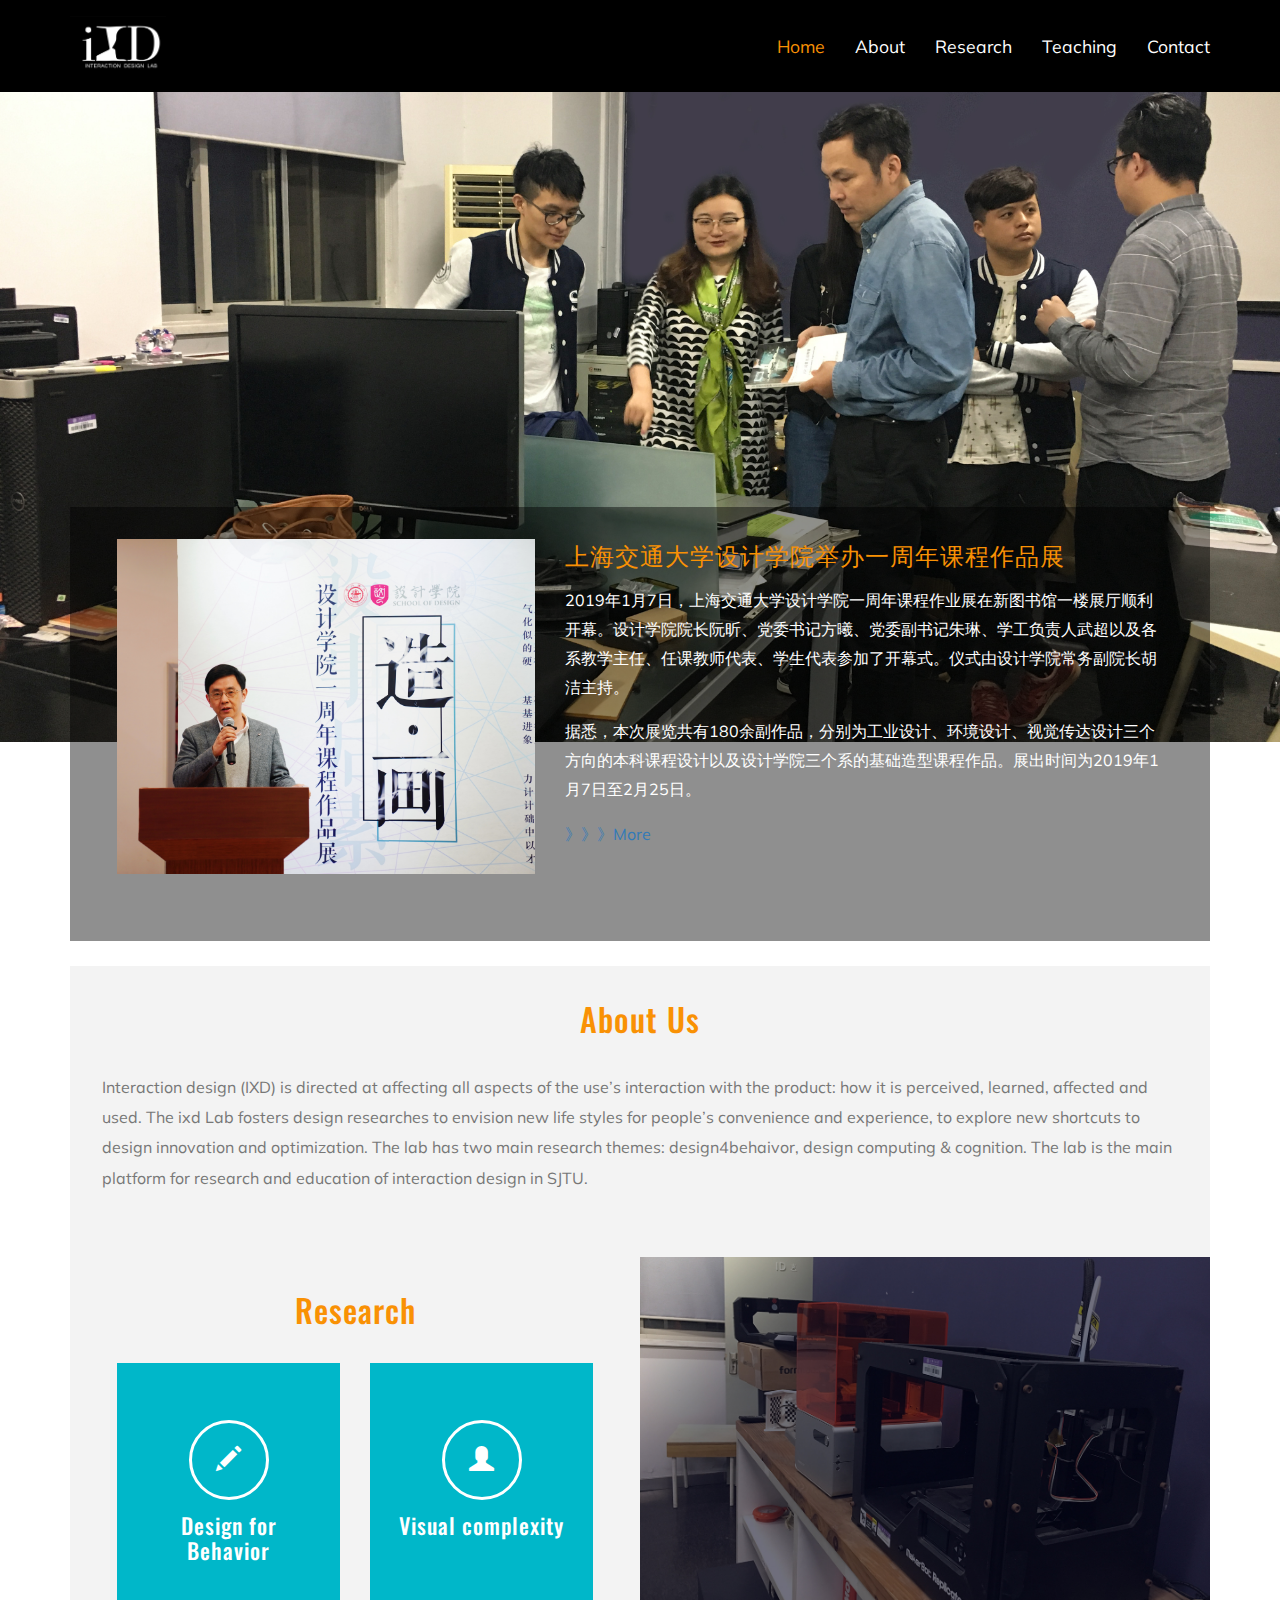
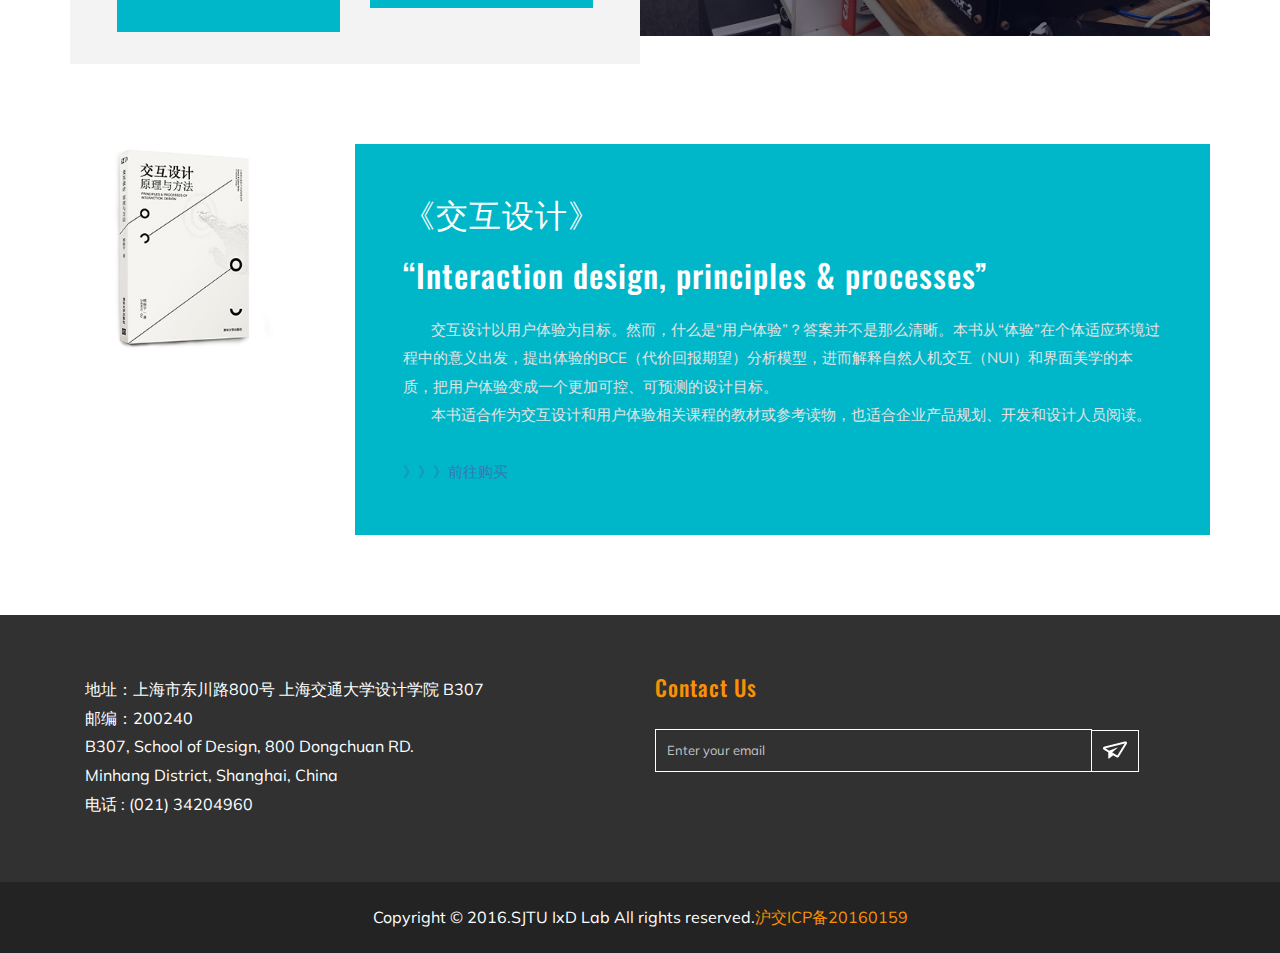
<file: index.html>
<html>
<head>
<title>上海交通大学交互设计实验室</title>
<link href="css/bootstrap.css" rel="stylesheet" type="text/css" media="all" />
<!-- Custom Theme files -->
<script src="js/jquery.min.js"></script>
<!--theme-style-->
<link href="css/style.css" rel="stylesheet" type="text/css" media="all" />	
<!--//theme-style-->
<meta name="viewport" content="width=device-width, initial-scale=1">
<meta http-equiv="Content-Type" content="text/html; charset=utf-8" />
<meta name="keywords" content="上海交通大学，交互设计实验室" />
<script type="application/x-javascript"> addEventListener("load", function() { setTimeout(hideURLbar, 0); }, false); function hideURLbar(){ window.scrollTo(0,1); } </script>

<link href='//fonts.googleapis.com/css?family=Muli:400,300' rel='stylesheet' type='text/css'>
<link href='//fonts.googleapis.com/css?family=Oswald' rel='stylesheet' type='text/css'>
<!-- animation-effect -->
<link href="css/animate.min.css" rel="stylesheet"> 
<script src="js/wow.min.js"></script>
<script>
 new WOW().init();
</script>
<!-- //animation-effect -->

</head>
<body>
<!--header-->
<div class="header" >
	<div class="head" >
		<div class="container">
			<div class="navbar-top">
					<!-- Welcome to SJTU Intereaction Design Lab! -->
					<div class="navbar-header">
					  <button type="button" class="navbar-toggle collapsed" data-toggle="collapse" data-target="#bs-example-navbar-collapse-1">
						<span class="sr-only">Toggle navigation</span>
						<span class="icon-bar"></span>
						<span class="icon-bar"></span>
						<span class="icon-bar"></span>
					  </button>
						 <div class="navbar-brand logo wow fadeInLeft animated animated" data-wow-delay=".5s" style="visibility: visible; animation-delay: 0.5s; animation-name: fadeInLeft;">
						   <h1 class="animated wow pulse" data-wow-delay=".5s"><img src="images/logo2.jpg" height="60" alt=""/></h1>
						 </div>

					</div>

					<!-- Collect the nav links, forms, and other content for toggling -->
					<div class="collapse navbar-collapse" id="bs-example-navbar-collapse-1">
					 <ul class="nav navbar-nav link-effect-4">
					<li class="active"><a href="index.html" data-hover="Home">Home</a> </li>
						<li ><a href="about.html" data-hover="About ">About  </a> </li>
						<li><a href="gallery.html"  data-hover="Research">Research</a></li>
						<li><a href="codes.html" data-hover="Teaching">Teaching </a></li>
						<li><a href="contact.html" data-hover="Contact">Contact</a></li>
					  </ul>
					</div><!-- /.navbar-collapse -->
				</div>
	
			<div class="header-left wow fadeInRight animated animated" data-wow-delay=".5s" style="visibility: visible; animation-delay: 0.5s; animation-name: fadeInRight;"> </div>
			  <div class="clearfix"></div>	
		</div>
	</div>
	</div>
	<!---->
<!--banner-->
	<div class="banner">
		<div class="container">

		</div>							
	</div>
<!--/banner-->
<!--agile-->
	<div class="agile">
		<div class="container">
		  <div class="agile-top">
				<div class="agile-bottom">
					<div class="col-md-5 agile-left wow fadeInLeft animated animated" data-wow-delay=".5s" style="visibility: visible; animation-delay: 0.5s; animation-name: fadeInLeft;">
						<img src="images/news.jpg" class="img-responsive" alt="/">
					</div>
					<div class="col-md-7 agile-right wow fadeInRight animated animated" data-wow-delay=".5s" style="visibility: visible; animation-delay: 0.5s; animation-name: fadeInRight;">
						<h4>上海交通大学设计学院举办一周年课程作品展</h4>
						<p>2019年1月7日，上海交通大学设计学院一周年课程作业展在新图书馆一楼展厅顺利开幕。设计学院院长阮昕、党委书记方曦、党委副书记朱琳、学工负责人武超以及各系教学主任、任课教师代表、学生代表参加了开幕式。仪式由设计学院常务副院长胡洁主持。</p>
						<p>据悉，本次展览共有180余副作品，分别为工业设计、环境设计、视觉传达设计三个方向的本科课程设计以及设计学院三个系的基础造型课程作品。展出时间为2019年1月7日至2月25日。 </p>
						<p><span style="font-size: 100
                        %; color: #E48405;"><a href="http://dschool.sjtu.edu.cn/home/dynamic/news/b4690d4c-37fa-462b-9e72-03cfdd2945b2" target="blank">》》》More</a></span></p>
						<p>&nbsp;&nbsp;</p>
						<p></p>
					</div>
					 <div class="clearfix"></div>	
				</div>
			</div>
		</div>
	</div>
<!--/agile-->	
<!--w3agile-->	
	<div class="w3agile">
		<div class="container">
			<div class="w3agile-top">
<div class="w3agile-right wow fadeInRight animated animated col-md-12" data-wow-delay=".5s" style="visibility: visible; animation-delay: 0.5s; animation-name: fadeInRight;">
		<h3 class="tittle-one">About Us</h3>
					
					<div class="client-info">
						<div class="testimonial slideanim slide">
							<div class="test-info1">
								<p class="test1 slideanim slide">Interaction design (IXD) is directed at affecting all aspects of the use’s interaction with the product: how it is perceived, learned, affected and used. The ixd Lab fosters design researches to envision new life styles for people’s convenience and experience, to explore new shortcuts to design innovation and optimization. The lab has two main research themes: design4behaivor, design computing & cognition. The lab is the main platform for research and education of interaction design in SJTU. </p>
							</div>
<span class="test-info2"></span> </div>
					</div>
					<div class="clearfix"></div>
				</div>
					<div class="clearfix"></div>
			</div>
			<div class="w3agile-bottom">
				<div class="col-md-6 w3agile-bottom-left wow fadeInLeft animated animated" data-wow-delay=".5s" style="visibility: visible; animation-delay: 0.5s; animation-name: fadeInLeft;">
					<div class="feature">
						<h3 class="tittle-one">Research</h3>
							<div class="feature-grids">
								<div class="col-md-6 feature-grid text-center">
									<div class="feature-grid-two">
										<p>&nbsp;</p>
										<a href="gallery.html" class="hi-icon hi-icon-archive glyphicon glyphicon-pencil"> </a>
										<h4>Design for Behavior</h4>
                                        <p>&nbsp;</p>
									</div>
								</div>
								<div class="col-md-6 feature-grid text-center">
									<div class="feature-grid-two">
										<p>&nbsp;</p>
										<a href="gallery.html" class="hi-icon hi-icon-archive glyphicon glyphicon-user"> </a>
										<h4>Visual complexity</h4>
										<p>&nbsp;</p>
									</div>
								</div>
								
									<div class="clearfix"></div>
							</div>
	
					</div>
					</div>
				<div class="col-md-6 w3agile-bottom-right wow fadeInRight animated animated" data-wow-delay=".5s" style="visibility: visible; animation-delay: 0.5s; animation-name: fadeInRight;">
					
				</div>
				<div class="clearfix"></div>
			</div>
</div>
	</div>
<!--/w3agile-->
<!--w3l-->
	<div class="w3l">
		<div class="container">
			<div class="col-md-3 w3l-left wow fadeInLeft animated animated" data-wow-delay=".5s" style="visibility: visible; animation-delay: 0.5s; animation-name: fadeInLeft;"><img src="images/shu.jpg" width="300" height="224" alt=""/> </div>
			<div class="w3l-right wow fadeInRight animated animated col-md-9" data-wow-delay=".5s" style="visibility: visible; animation-delay: 0.5s; animation-name: fadeInRight;">
			  <h4>《交互设计》</h4>
			  <h4>“Interaction design, principles &amp; processes” </h4>
			  <p> &nbsp; &nbsp; &nbsp;&nbsp;&nbsp;交互设计以用户体验为目标。然而，什么是“用户体验”？答案并不是那么清晰。本书从“体验”在个体适应环境过程中的意义出发，提出体验的BCE（代价回报期望）分析模型，进而解释自然人机交互（NUI）和界面美学的本质，把用户体验变成一个更加可控、可预测的设计目标。</p>
			  <p> &nbsp; &nbsp; &nbsp;&nbsp;&nbsp;本书适合作为交互设计和用户体验相关课程的教材或参考读物，也适合企业产品规划、开发和设计人员阅读。 </p>
			  <p>&nbsp;</p>
			  
			  <p><span style="font-size: 100
                        %; color: #E48405;"><a href="http://product.dangdang.com/24135586.html" target="blank">》》》前往购买</a></span></p>
			  
			</div>
		</div>
	</div>
<!--/agileinfo-->
<div class="contact1">
	<div class="container">
      		<div class="col-md-6 contact1-left footer1-bottom"data-wow-delay=".5s" style="visibility: visible; animation-delay: 0.5s; animation-name: fadeInUp;">
      		  <address>
地址：上海市东川路800号 上海交通大学设计学院 B307
              </address>
      		  <address>
      		  邮编：200240 <br>
      		  B307, School of Design, 800 Dongchuan RD. <br>
      		  Minhang District, Shanghai, China <br>
      		  电话 : (021) 34204960
              </address>
      		</div>
	<div class="col-md-6 contact1-left footer1-bottom">
	  <h3>Contact Us</h3>
			<form action="contact.html" method="post">
					<input type="text" value="Enter your email" onfocus="this.value = '';" onblur="if (this.value == '') {this.value = 'Enter your email';}" required>
					<input type="submit" value=" ">
			</form>
	  </div>

		<div class="clearfix"></div>
  </div>
</div>
<!--copy-->
	<div class="copy">
		<p class="footer-grid wow fadeInUp animated animated" data-wow-delay=".5s" style="visibility: visible; animation-delay: 0.5s; animation-name: fadeInUp;">Copyright &copy; 2016.SJTU IxD Lab All rights reserved.<a target="_blank" href="//www.miitbeian.gov.cn">沪交ICP备20160159</a></p>
		
	</div>
<!-- for bootstrap working -->
	<script src="js/bootstrap.min.js"></script>
<!-- //for bootstrap working -->
</body>
</html>
</file>
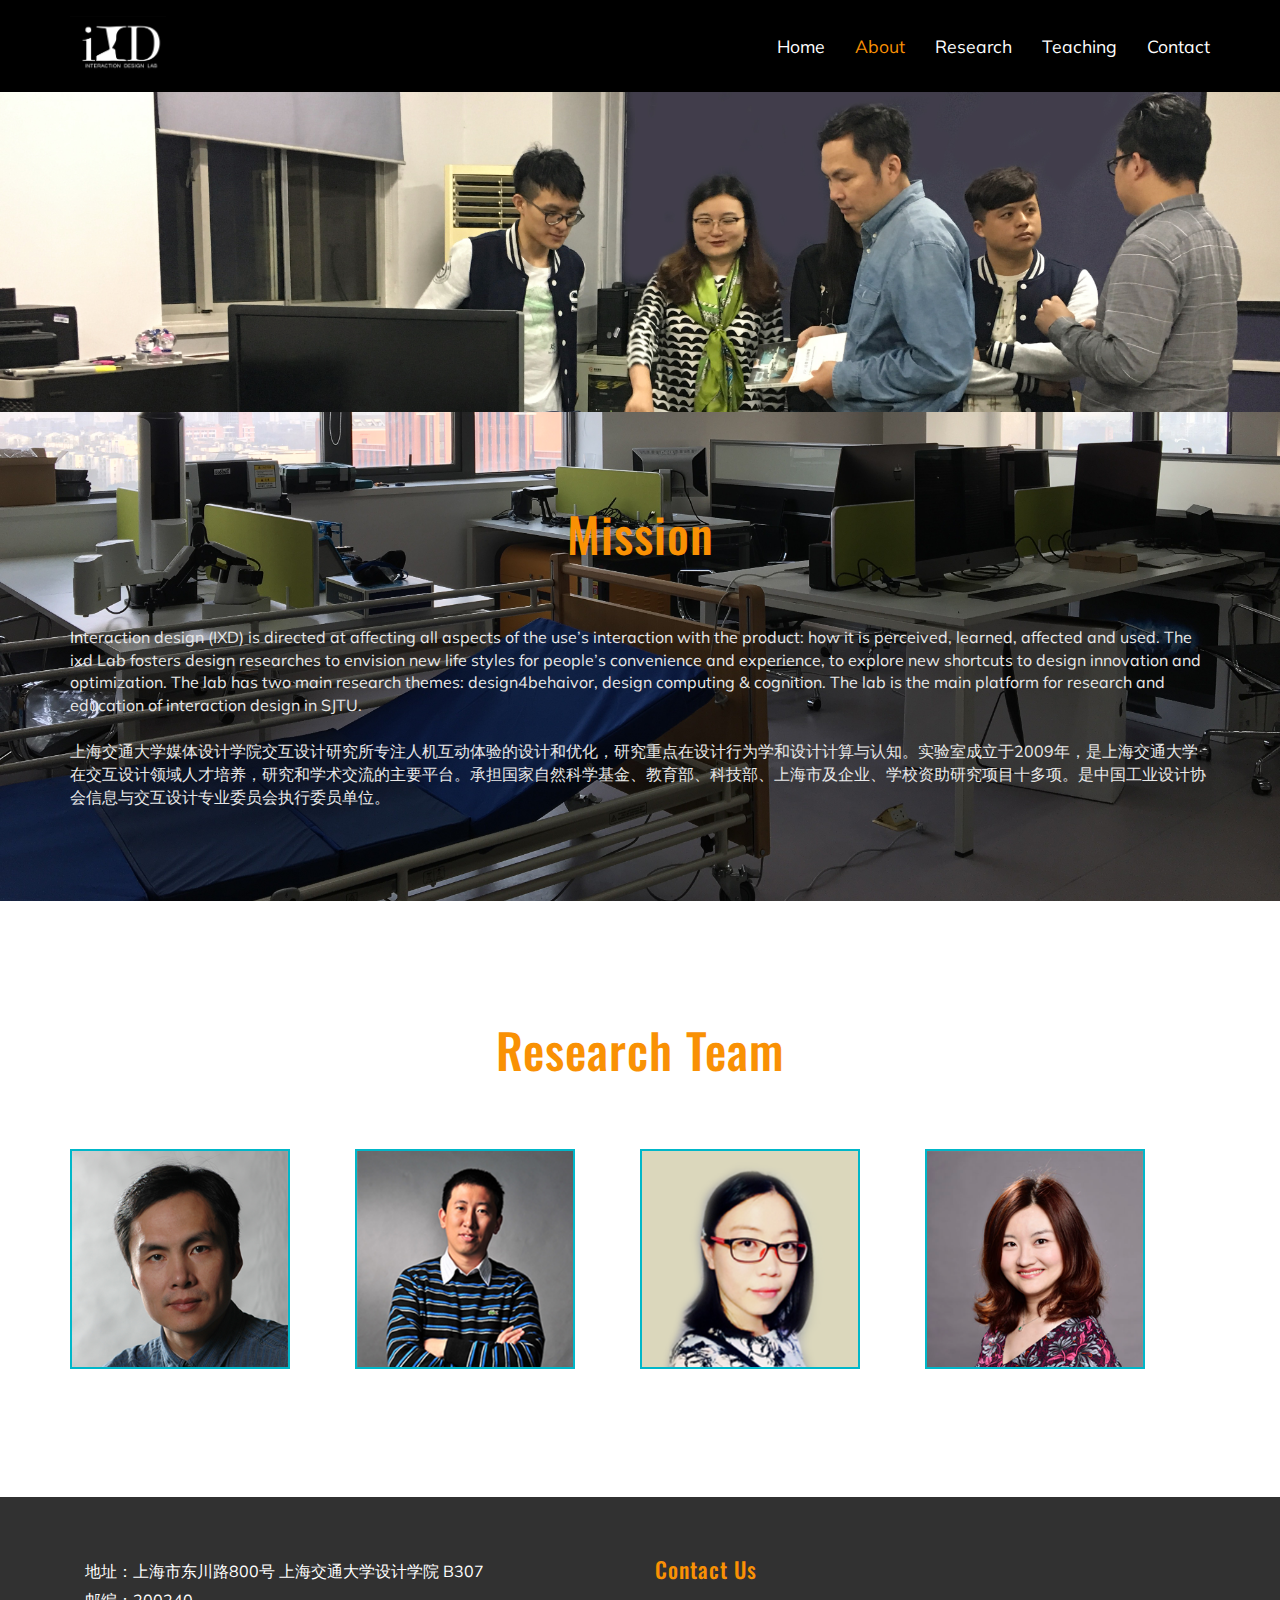
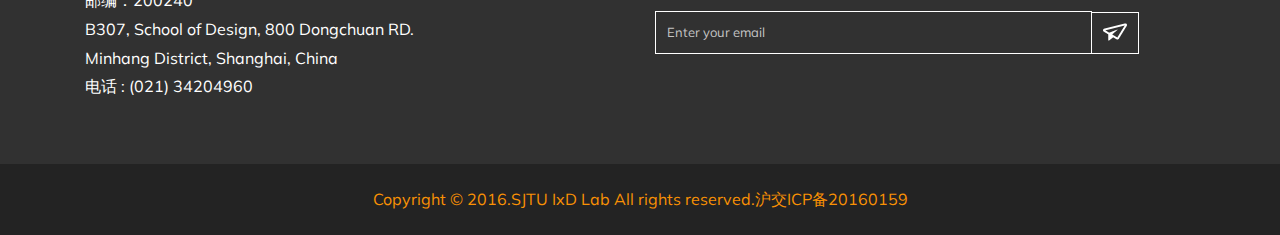
<file: about.html>
<!DOCTYPE html>
<html>
<head>
<title>上海交通大学交互设计实验室</title>
<link href="css/bootstrap.css" rel="stylesheet" type="text/css" media="all" />
<!-- Custom Theme files -->
<script src="js/jquery.min.js"></script>
<!--theme-style-->
<link href="css/style.css" rel="stylesheet" type="text/css" media="all" />	
<!--//theme-style-->
<meta name="viewport" content="width=device-width, initial-scale=1">
<meta http-equiv="Content-Type" content="text/html; charset=utf-8" />
<meta name="keywords" content="" />
<script type="application/x-javascript"> addEventListener("load", function() { setTimeout(hideURLbar, 0); }, false); function hideURLbar(){ window.scrollTo(0,1); } </script>

<link href=' //fonts.googleapis.com/css?family=Muli:400,300' rel='stylesheet' type='text/css'>
<link href=' //fonts.googleapis.com/css?family=Oswald' rel='stylesheet' type='text/css'>
</head>
<body>
<!--header-->
<div class="header" >
	<div class="head" >
		<div class="container">
			<div class="navbar-top">
					<!-- Brand and toggle get grouped for better mobile display -->
					<div class="navbar-header">
					  <button type="button" class="navbar-toggle collapsed" data-toggle="collapse" data-target="#bs-example-navbar-collapse-1">
						<span class="sr-only">Toggle navigation</span>
						<span class="icon-bar"></span>
						<span class="icon-bar"></span>
						<span class="icon-bar"></span>
					   </button>
						 <div class="navbar-brand logo wow fadeInLeft animated animated" data-wow-delay=".5s" style="visibility: visible; animation-delay: 0.5s; animation-name: fadeInLeft;">
						   <h1 class="animated wow pulse" data-wow-delay=".5s"><img src="images/logo2.jpg" height="60" alt=""/></h1>
						 </div>

					</div>

					<!-- Collect the nav links, forms, and other content for toggling -->
					<div class="collapse navbar-collapse" id="bs-example-navbar-collapse-1">
					 <ul class="nav navbar-nav link-effect-4">
					<li><a href="index.html" data-hover="Home">Home</a> </li>
						<li class="active"><a href="about.html" data-hover="About">About </a> </li>
						<li><a href="gallery.html"  data-hover="Research">Research </a></li>
						<li><a href="codes.html" data-hover="Teaching">Teaching </a></li>
						<li><a href="contact.html" data-hover="Contact">Contact</a></li>
					  </ul>
					</div><!-- /.navbar-collapse -->
				</div>
	
			<div class="header-left animated wow fadeInLeft animated" data-wow-delay=".5s" > </div>
			  <div class="clearfix"></div>	
		</div>
	</div>
	</div>
	<!---->
<!--banner-->
	<div class="banner-1">
							
	</div>
<!--/banner-->
	<!----><!---->
	<div class="test w3ls-1">
			<div class="container">
				<div class="test-top-g">
				  <h3>Mission</h3>
				</div>
				<div class="test-top">
				  <div class="test-top1  col-md-12"> </div>
				  <p><span style="color: #FFFFFF">In</span><span style="color: #E8E8E8">teraction design (IXD) is directed at affecting all aspects of the use’s interaction with the product: how it is perceived, learned, affected and used. The ixd Lab fosters design researches to envision new life styles for people’s convenience and experience, to explore new shortcuts to design innovation and optimization. The lab has two main research themes: design4behaivor, design computing &amp; cognition. The lab is the main platform for research and education of interaction design in SJTU. </span></p>
				  <p>&nbsp;</p>
				  <span style="color: #f99104"></span><span style="color: #E8E8E8">上海交通大学媒体设计学院交互设计研究所专注人机互动体验的设计和优化，研究重点在设计行为学和设计计算与认知。实验室成立于2009年，是上海交通大学在交互设计领域人才培养，研究和学术交流的主要平台。承担国家自然科学基金、教育部、科技部、上海市及企业、学校资助研究项目十多项。是中国工业设计协会信息与交互设计专业委员会执行委员单位。 </span></p>
<p>&nbsp; </p>
				  <div class="col-md-12"></div>
					<div class="clearfix" style="text-align: justify"> </div>
				</div>
			</div>
		</div>
		<!---->
<!--content-->
 <div class="team wthree-1">
 <div class="container">
 <div class="ser-top">
	<h3>Research Team</h3>
	<div class="ser-t">
		<b></b>
		<span><i></i></span>
		<b class="line"></b>
	</div>
 </div>
  <div class="team-top agileinfo-4">
    <div class="team-top1">
        <div class="swipebox"  > 
			<img src="images/te.png" alt="" class="img-responsive">
				<div class="zoom-icon"> 
					<div class="zoom-icon1">
                    <a href="http://dschool.sjtu.edu.cn/home/teachers/detail/b5bbde5f-111b-45cf-addb-258963d1548a" target=“_blank">
					  <h5>顾振宇</h5>
				
					  <p class="sty7">博士 &nbsp;教授 </p>
					  </a>
					  <ul class="social-ic">
						<li></li>
								<li></li>
								<li></li>	
							</ul>
					</div>
				</div>
		</div>
    </div>
  </div>
  <div class="team-top agileinfo-4">
    <div class="team-top1">
     <div class="swipebox"  > 
			<img src="images/te1.png" alt="" class="img-responsive">
				<div class="zoom-icon"> 
					<div class="zoom-icon1">
                      <a href="http://dschool.sjtu.edu.cn/home/teachers/detail/44d20b7b-4f07-40f9-8af6-e2716bc73fa0" target=“_blank">
					  <h5>董占勋</h5>
</div>
					<p class="sty7">博士 &nbsp;副教授 </p>
		  </div>
		</div>
	 
    </div>
  </div>
  <div class="team-top agileinfo-4">
    <div class="team-top1">
      <div class="swipebox"  > 
			<img src="images/te2.png" alt="" class="img-responsive">
				<div class="zoom-icon"> 
					<div class="zoom-icon1"> 
                     <a href="http://dschool.sjtu.edu.cn/home/teachers/detail/720c51d9-a12e-4703-b846-f4761f804b37" target=“_blank">
						<h5 >常丹妮</h5>
<p class="sty7">博士 &nbsp; </p>
					</div>
				</div>
		</div>
    </div>
  </div>
  <div class="team-top agileinfo-4">
    <div class="team-top1">
      <div class="swipebox"  > 
			<img src="images/te3.png" alt="" class="img-responsive">
		  <div class="zoom-icon"> 
			<div class="zoom-icon1">
              <a href="http://dschool.sjtu.edu.cn/home/teachers/detail/de5915c0-34b1-4637-b738-1f6819dbd73a" target=“_blank">
			  <h5>张湛<br>
		      </h5>
</div>
					<p class="sty7">助教
                    &nbsp; </p>
				</div>
		</div>
    </div>
  </div>
  
</div>
</div>

<!--/agileinfo-->
<div class="contact1">
	<div class="container">
      		<div class="col-md-6 contact1-left footer1-bottom"data-wow-delay=".5s" style="visibility: visible; animation-delay: 0.5s; animation-name: fadeInUp;">
      		  <address>
地址：上海市东川路800号 上海交通大学设计学院 B307
              </address>
      		  <address>
      		  邮编：200240 <br>
      		  B307, School of Design, 800 Dongchuan RD. <br>
      		  Minhang District, Shanghai, China <br>
      		  电话 : (021) 34204960
              </address>
      		</div>
	<div class="col-md-6 contact1-left footer1-bottom">
	  <h3>Contact Us</h3>
			<form action="contact.html" method="post">
					<input type="text" value="Enter your email" onfocus="this.value = '';" onblur="if (this.value == '') {this.value = 'Enter your email';}" required>
					<input type="submit" value=" ">
			</form>
	  </div>

		<div class="clearfix"></div>
  </div>
</div>
<!--copy-->
	<div class="copy">
		<p class="footer-grid wow fadeInUp animated animated" data-wow-delay=".5s" style="visibility: visible; animation-delay: 0.5s; animation-name: fadeInUp;">Copyright &copy; 2016.SJTU IxD Lab All rights reserved.<a target="_blank" href="//www.miitbeian.gov.cn">沪交ICP备20160159</a></p>
		
	</div>
<!-- for bootstrap working -->
	<script src="js/bootstrap.min.js"></script>
<!-- //for bootstrap working -->
</body>
</html>
</file>
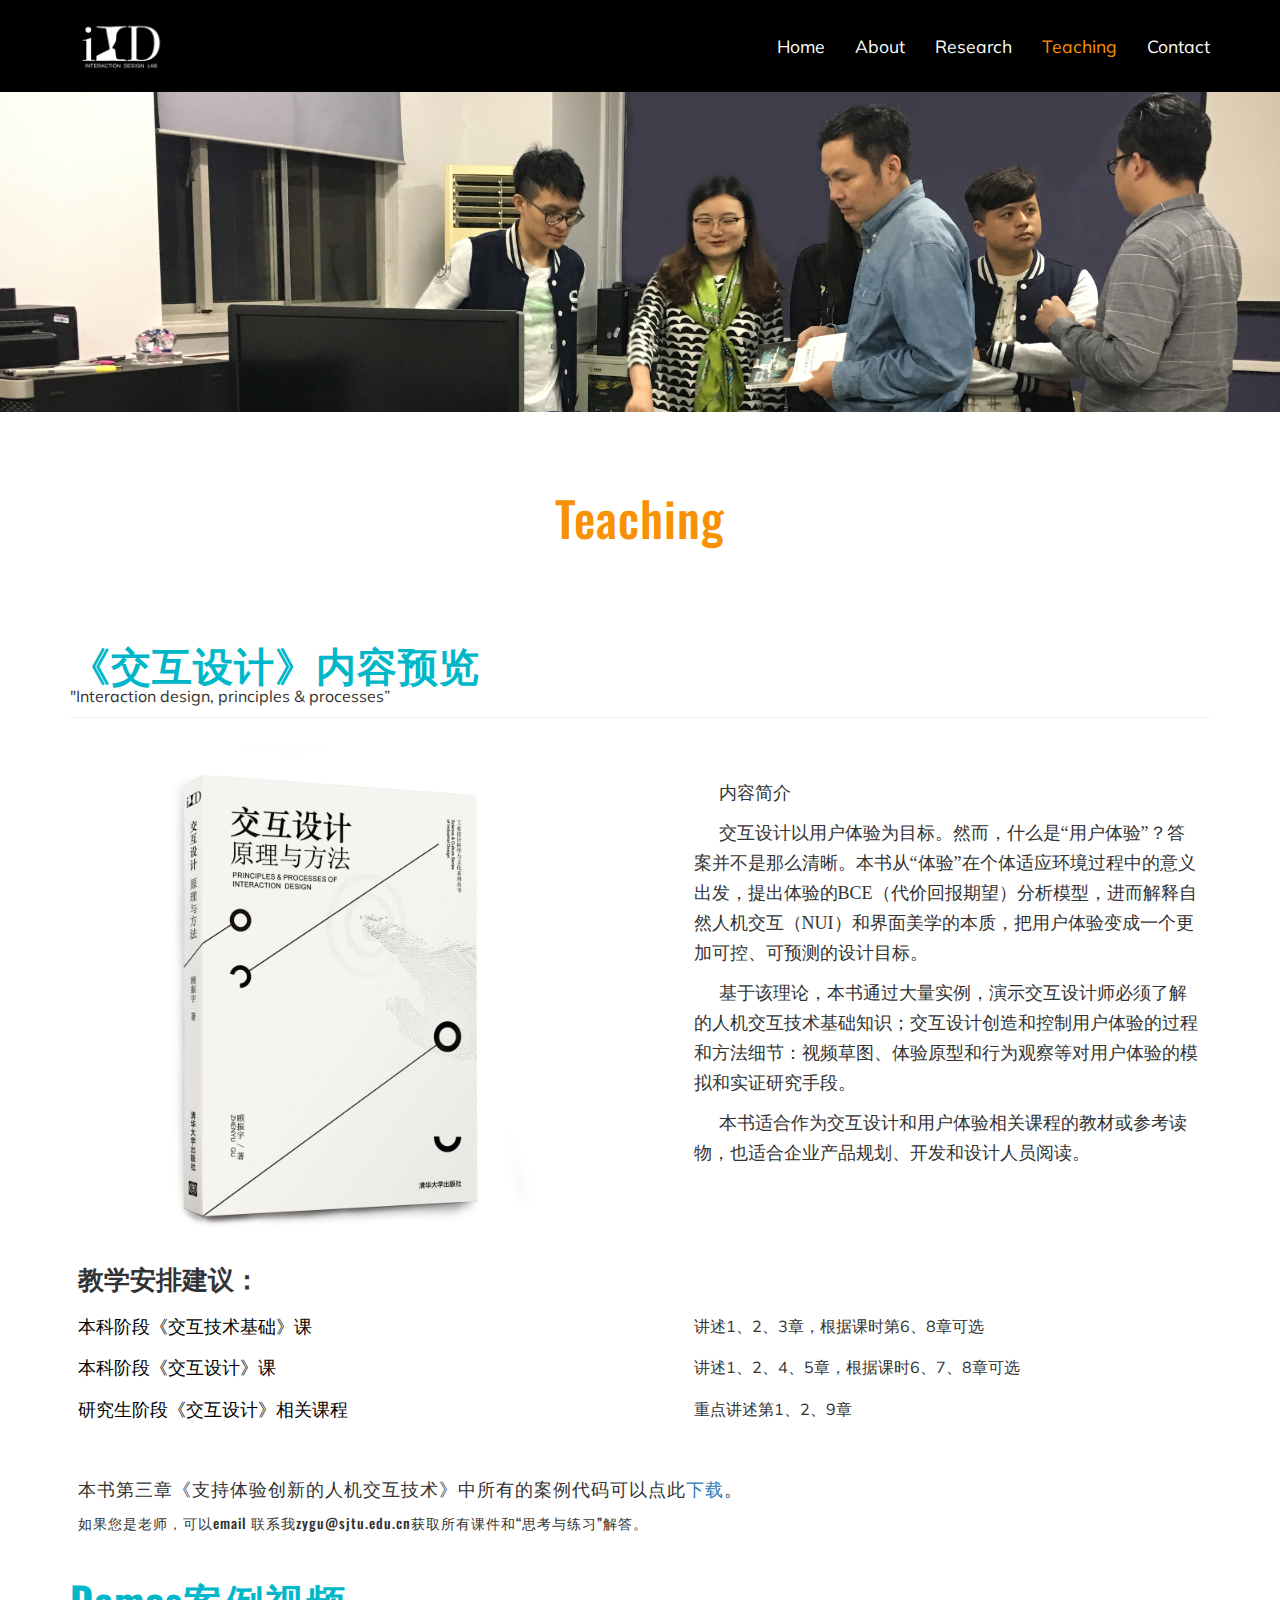
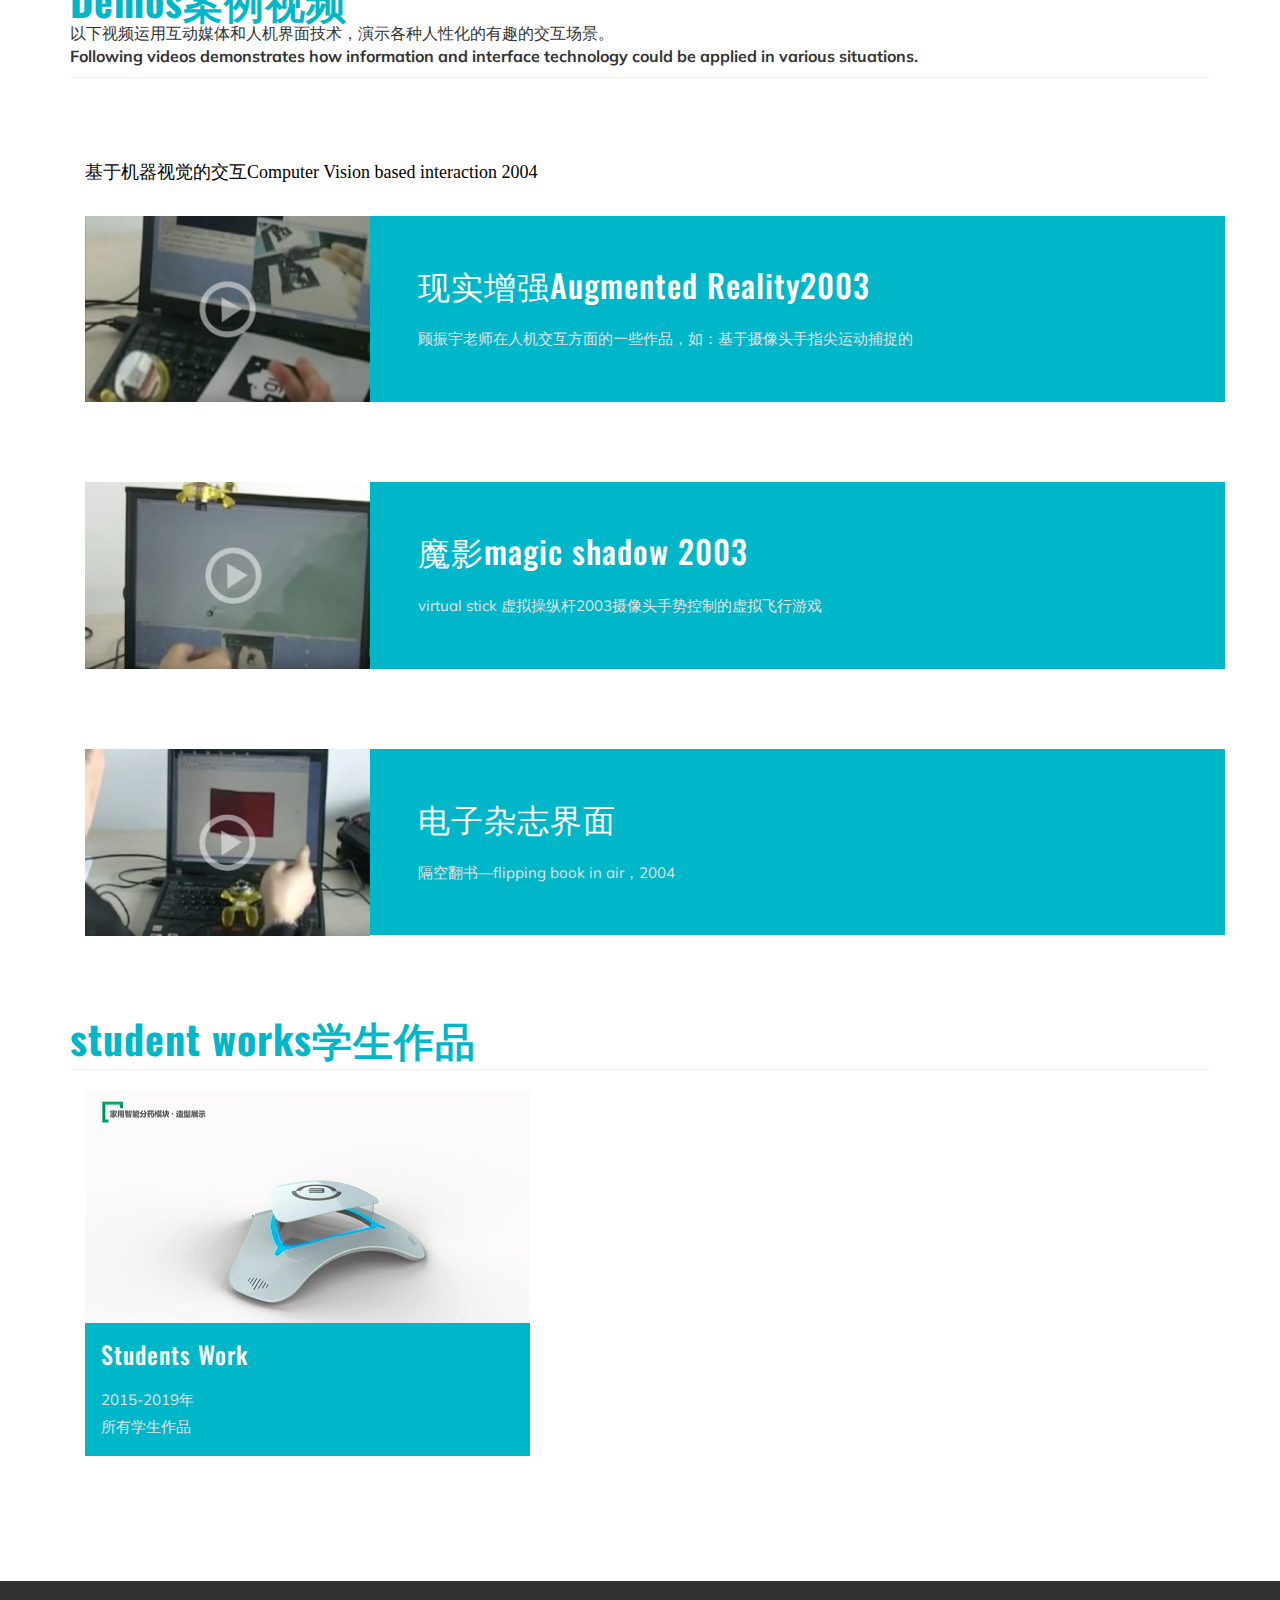
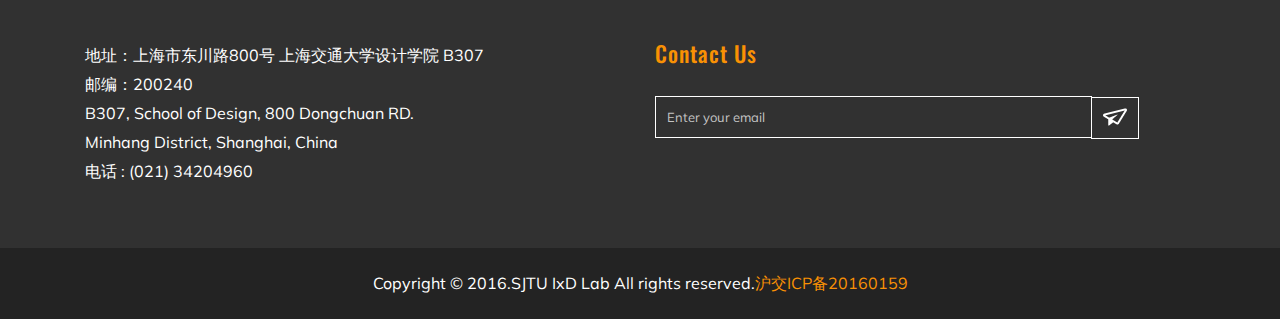
<file: codes.html>
<!DOCTYPE html>
<html>
<head>
<title>上海交通大学交互设计实验室</title>
<link href="css/bootstrap.css" rel="stylesheet" type="text/css" media="all" />
<!-- Custom Theme files -->
<script src="js/jquery.min.js"></script>
<!--theme-style-->
<link href="css/style.css" rel="stylesheet" type="text/css" media="all" />	
<!--//theme-style-->
<meta name="viewport" content="width=device-width, initial-scale=1">
<meta http-equiv="Content-Type" content="text/html; charset=utf-8" />
<meta name="keywords" content="" />
<script type="application/x-javascript"> addEventListener("load", function() { setTimeout(hideURLbar, 0); }, false); function hideURLbar(){ window.scrollTo(0,1); } </script>

<link href='//fonts.googleapis.com/css?family=Muli:400,300' rel='stylesheet' type='text/css'>
<link href='//fonts.googleapis.com/css?family=Oswald' rel='stylesheet' type='text/css'>
</head>
<body>
<!--header-->
<div class="header" >
	<div class="head" >
		<div class="container">
			<div class="navbar-top">
					<!-- Brand and toggle get grouped for better mobile display -->
					<div class="navbar-header">
					  <button type="button" class="navbar-toggle collapsed" data-toggle="collapse" data-target="#bs-example-navbar-collapse-1">
						<span class="sr-only">Toggle navigation</span>
						<span class="icon-bar"></span>
						<span class="icon-bar"></span>
						<span class="icon-bar"></span>
					   </button>
						 <div class="navbar-brand logo wow fadeInLeft animated animated" data-wow-delay=".5s" style="visibility: visible; animation-delay: 0.5s; animation-name: fadeInLeft;">
						   <h1 class="animated wow pulse" data-wow-delay=".5s"><img src="images/logo2.jpg" height="60" alt=""/></h1>
						 </div>

					</div>

					<!-- Collect the nav links, forms, and other content for toggling -->
					<div class="collapse navbar-collapse" id="bs-example-navbar-collapse-1">
					 <ul class="nav navbar-nav link-effect-4">
					<li><a href="index.html" data-hover="Home">Home</a> </li>
						<li><a href="about.html"  data-
hover="About">About </a> </li>
						<li><a href="gallery.html"  data-hover="Research">Research </a></li>
						<li class="active"><a href="codes.html" data-hover="Teaching">Teaching </a></li>
						<li><a href="contact.html" data-hover="Contact">Contact</a></li>
					  </ul>
					</div><!-- /.navbar-collapse -->
				</div>
	
			<div class="header-left animated wow fadeInLeft animated" data-wow-delay=".5s" > </div>
			  <div class="clearfix"></div>	
		</div>
	</div>
	</div>
	</div>
	<!---->
<!--banner-->
	<div class="banner-1">
							
	</div>
<!--/banner-->
<!--content-->
	<div class="container">
	<div class="page agile-1">
	<div class="ser-top ser-top-c">
	  <h3>Teaching</h3>
	  <div class="ser-t">
						<b></b>
						<span><i></i></span>
						<b class="line"></b>
					</div>
	  </div>

		<!--button-->
	  <div class="grid_3 grid_4">
			<div class="page-header">
       	<h3><strong>《交互设计》内容预览</strong></h3>
       	<p>"Interaction design, principles & processes”  </p>
</div>
     
  
  <div class="bs-example">
    <table width="75%" class="table">
      <tbody>
        <tr>
          <td width="54%"><a href="//product.dangdang.com/24135586.html?point=comment_point" target=“_blank"><img src="images/book.jpg" width="500" height="500"></a></td>
          <td width="46%" class="type-info"><p>&nbsp;</p><p class="sty2">
          内容简介 <br>
              </p>
            <p class="sty2">交互设计以用户体验为目标。然而，什么是&ldquo;用户体验&rdquo;？答案并不是那么清晰。本书从&ldquo;体验&rdquo;在个体适应环境过程中的意义出发，提出体验的BCE（代价回报期望）分析模型，进而解释自然人机交互（NUI）和界面美学的本质，把用户体验变成一个更加可控、可预测的设计目标。 <br>
              </p>
            <p class="sty2">基于该理论，本书通过大量实例，演示交互设计师必须了解的人机交互技术基础知识；交互设计创造和控制用户体验的过程和方法细节：视频草图、体验原型和行为观察等对用户体验的模拟和实证研究手段。 </p>
            <p class="sty2"> 本书适合作为交互设计和用户体验相关课程的教材或参考读物，也适合企业产品规划、开发和设计人员阅读。</p></td>
        </tr>
        <tr>
          <td><span class="sty3">教学安排建议：</span></td>
          <td class="type-info">&nbsp;</td>
        </tr>
        <tr>
          <td><span class="sty4">本科阶段《交互技术基础》课</span></td>
          <td class="type-info">讲述1、2、3章，根据课时第6、8章可选</td>
        </tr>
        <tr>
          <td><span class="sty4">本科阶段《交互设计》课</span></td>
          <td class="type-info">讲述1、2、4、5章，根据课时6、7、8章可选</td>
        </tr>
        <tr>
          <td><span class="sty4">研究生阶段《交互设计》相关课程</span></td>
          <td class="type-info">重点讲述第1、2、9章</td>
        </tr>
        <tr>
          <td><h4 id="h4.-bootstrap-heading">&nbsp;</h4></td>
          <td class="type-info">&nbsp;</td>
        </tr>
        <tr>
          <td colspan="2"><h4 id="h4-bootstrap-heading">本书第三章《支持体验创新的人机交互技术》中所有的案例代码可以点此<a href="https://share.weiyun.com/a1079f480499a5f5a0bfe63d681023cf" target="blank">下载</a>。</h4></td>
          </tr>
        <tr>
          <td colspan="2"><h5  id="h5-bootstrap-heading">如果您是老师，可以email 联系我zygu@sjtu.edu.cn获取所有课件和&ldquo;思考与练习&rdquo;解答。</h5></td>
          </tr>
      </tbody>
    </table>
    </div>
  </div>
<!--w3l-->
     	  <div class="grid_3 grid_4">
			<div class="page-header">
       	<h3><strong>Demos案例视频</strong></h3>
       	<p>以下视频运用互动媒体和人机界面技术，演示各种人性化的有趣的交互场景。 <br>
       	  <strong>Following videos demonstrates how information and interface technology  could be applied in various situations.</strong></p>
</div>

	<div class="w3l">
		<div class="container">
                      <p><span class="sty4"> 基于机器视觉的交互Computer Vision based interaction 2004</span></p>
                      <p>&nbsp;</p>
                      
			<div class="col-md-3 w3l-left wow fadeInLeft animated animated" data-wow-delay=".5s" style="visibility: visible; animation-delay: 0.5s; animation-name: fadeInLeft;">
            <a href="//www.youtube.com/watch?v=WHjHilzrpUQ" target="_blank"><img src="images/w2.jpg" class="img-responsive" alt="/"></a> 
			</div>
			<div class="col-md-9 w3l-right wow fadeInRight animated animated" data-wow-delay=".5s" style="visibility: visible; animation-delay: 0.5s; animation-name: fadeInRight;">
				<h4>现实增强Augmented Reality2003</h4>
				<p> 顾振宇老师在人机交互方面的一些作品，如：基于摄像头手指尖运动捕捉的</p>
			</div>
			<div class="clearfix"></div>
	  </div>

	<div class="w3l">
		<div class="container">      
      	 <div class="col-md-3 w3l-left wow fadeInLeft animated animated" data-wow-delay=".5s" style="visibility: visible; animation-delay: 0.5s; animation-name: fadeInLeft;">
            <a href=" //www.youtube.com/watch?v=mxafjq79p7g" target="_blank"><img src="images/w3.jpg" class="img-responsive" alt="/"></a>           
			</div>
			<div class="col-md-9 w3l-right wow fadeInRight animated animated" data-wow-delay=".5s" style="visibility: visible; animation-delay: 0.5s; animation-name: fadeInRight;">
				<h4>魔影magic shadow 2003</h4>
				<p>virtual stick 虚拟操纵杆2003摄像头手势控制的虚拟飞行游戏 </p>
			</div>
			<div class="clearfix"></div>
	  </div>
   </div>
   
   	<div class="w3l">
		<div class="container">      
      	 <div class="col-md-3 w3l-left wow fadeInLeft animated animated" data-wow-delay=".5s" style="visibility: visible; animation-delay: 0.5s; animation-name: fadeInLeft;">
            <a href=" //www.youtube.com/watch?v=LtJC1VaL4cI" target="_blank"><img src="images/w4.jpg" class="img-responsive" alt="/"></a>               
			</div>
			<div class="col-md-9 w3l-right wow fadeInRight animated animated" data-wow-delay=".5s" style="visibility: visible; animation-delay: 0.5s; animation-name: fadeInRight;">
				<h4>电子杂志界面</h4>
				<p>隔空翻书—flipping book in air，2004</p>
			</div>
			<div class="clearfix"></div>
	  </div>
   </div>
      
	</div>
<!--/w3l-->

     	  <div class="grid_3 grid_4">
			<div class="page-header">
       	<h3><strong>student works学生作品</strong></h3>
</div>
<table width="800" border="0" cellspacing="0" cellpadding="0">
  <tr>
    <td>&nbsp;</td>
  </tr>
  <a target="_blank" href="http://list.youku.com/albumlist/show/id_52108678.html"><div class="col-md-5 agileinfo-left wow fadeInLeft animated animated" data-wow-delay=".5s" style="visibility: visible; animation-delay: 0.5s; animation-name: fadeInLeft;">
		<img src="images/w5.jpg" class="img-responsive" alt="/" >	
					<div class="captn">
					<h4>Students Work</h4>
				<p>2015-2019年<br>所有学生作品</p>
			</div>
						
	 </div></a>
</table>

	<p>&nbsp;</p>	

	</div>
</div>
        
    </div>
    </div>
<!--/agileinfo-->
<div class="contact1">
	<div class="container">
      		<div class="col-md-6 contact1-left footer1-bottom"data-wow-delay=".5s" style="visibility: visible; animation-delay: 0.5s; animation-name: fadeInUp;">
      		  <address>
地址：上海市东川路800号 上海交通大学设计学院 B307
              </address>
      		  <address>
      		  邮编：200240 <br>
      		  B307, School of Design, 800 Dongchuan RD. <br>
      		  Minhang District, Shanghai, China <br>
      		  电话 : (021) 34204960
              </address>
      		</div>
	<div class="col-md-6 contact1-left footer1-bottom">
	  <h3>Contact Us</h3>
			<form action="contact.html" method="post">
					<input type="text" value="Enter your email" onfocus="this.value = '';" onblur="if (this.value == '') {this.value = 'Enter your email';}" required>
					<input type="submit" value=" ">
			</form>
	  </div>

		<div class="clearfix"></div>
  </div>
</div>
<!--copy-->
	<div class="copy">
		<p class="footer-grid wow fadeInUp animated animated" data-wow-delay=".5s" style="visibility: visible; animation-delay: 0.5s; animation-name: fadeInUp;">Copyright &copy; 2016.SJTU IxD Lab All rights reserved.<a target="_blank" href="//www.miitbeian.gov.cn">沪交ICP备20160159</a></p>
		
	</div>
<!-- for bootstrap working -->
	<script src="js/bootstrap.min.js"></script>
<!-- //for bootstrap working -->
</body>
</html>
</file>
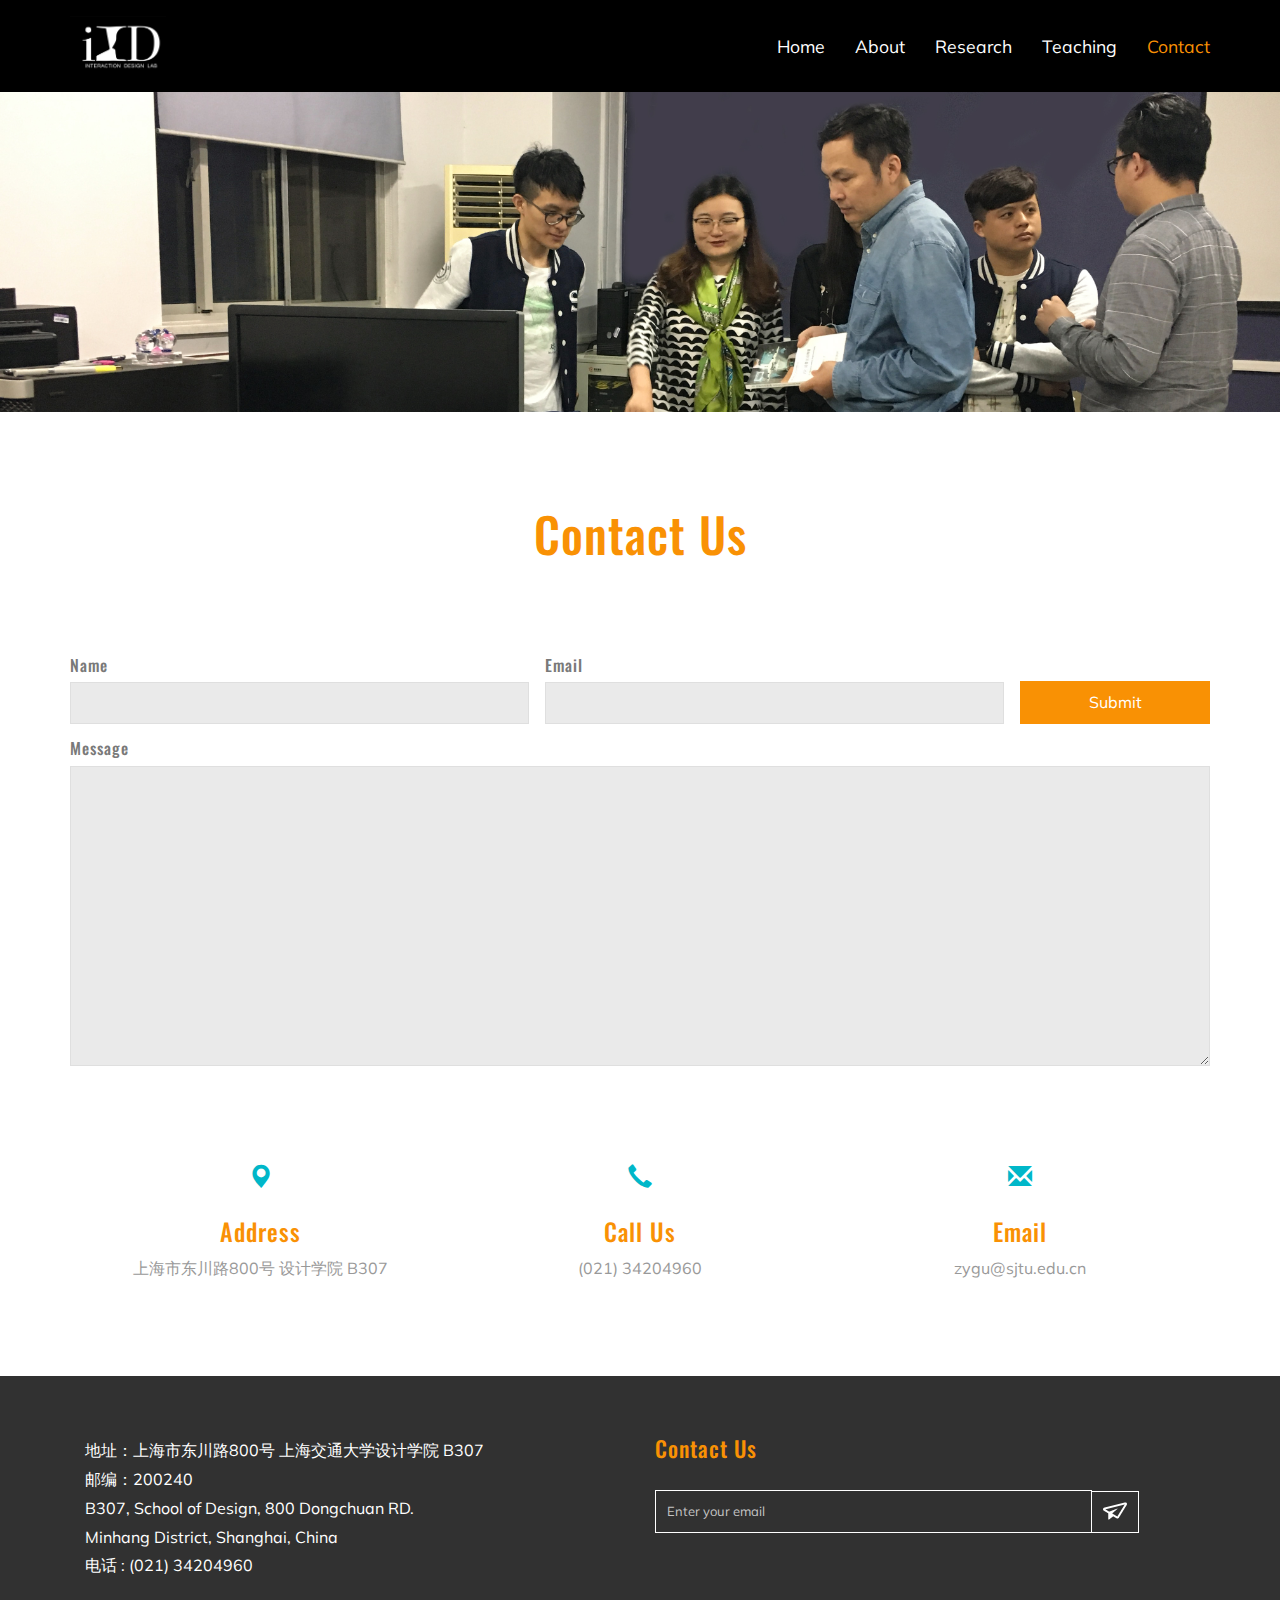
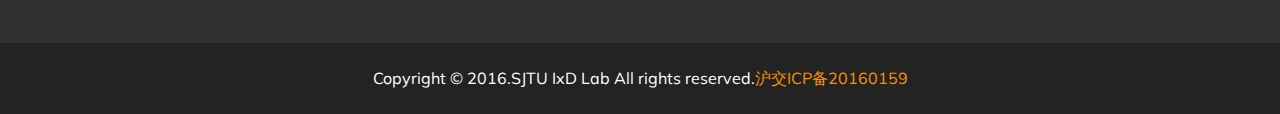
<file: contact.html>
<!DOCTYPE html>
<html>
<head>
<title>上海交通大学交互设计实验室</title>
<link href="css/bootstrap.css" rel="stylesheet" type="text/css" media="all" />
<!-- Custom Theme files -->
<script src="js/jquery.min.js"></script>
<!--theme-style-->
<link href="css/style.css" rel="stylesheet" type="text/css" media="all" />	
<!--//theme-style-->
<meta name="viewport" content="width=device-width, initial-scale=1">
<meta http-equiv="Content-Type" content="text/html; charset=utf-8" />
<meta name="keywords" content="" />
<script type="application/x-javascript"> addEventListener("load", function() { setTimeout(hideURLbar, 0); }, false); function hideURLbar(){ window.scrollTo(0,1); } </script>

<link href='//fonts.googleapis.com/css?family=Muli:400,300' rel='stylesheet' type='text/css'>
<link href='//fonts.googleapis.com/css?family=Oswald' rel='stylesheet' type='text/css'>
</head>
<body>
<!--header-->
<div class="header" >
	<div class="head" >
		<div class="container">
			<div class="navbar-top">
					<!-- Brand and toggle get grouped for better mobile display -->
					<div class="navbar-header">
					  <button type="button" class="navbar-toggle collapsed" data-toggle="collapse" data-target="#bs-example-navbar-collapse-1">
						<span class="sr-only">Toggle navigation</span>
						<span class="icon-bar"></span>
						<span class="icon-bar"></span>
						<span class="icon-bar"></span>
					   </button>
						 <div class="navbar-brand logo wow fadeInLeft animated animated" data-wow-delay=".5s" style="visibility: visible; animation-delay: 0.5s; animation-name: fadeInLeft;">
						   <h1 class="animated wow pulse" data-wow-delay=".5s"><img src="images/logo2.jpg" height="60" alt=""/></h1>
						 </div>

					</div>

					<!-- Collect the nav links, forms, and other content for toggling -->
					<div class="collapse navbar-collapse" id="bs-example-navbar-collapse-1">
					 <ul class="nav navbar-nav link-effect-4">
					<li><a href="index.html" data-hover="Home">Home</a> </li>
						<li><a href="about.html" data-hover="About">About </a> </li>
						<li><a href="gallery.html"  data-hover="Research">Research </a></li>
						<li><a href="codes.html" data-hover="Teaching">Teaching </a></li>
						<li class="active"><a href="contact.html" data-hover="Contact">Contact</a></li>
					  </ul>
					</div><!-- /.navbar-collapse -->
				</div>
	
			<div class="header-left animated wow fadeInLeft animated" data-wow-delay=".5s" > </div>
			  <div class="clearfix"></div>	
		</div>
	</div>
	</div>
	<!----><!-- /.navbar-collapse -->
				</div>
	
			<div class="header-left animated wow fadeInLeft animated" data-wow-delay=".5s" > </div>
			  <div class="clearfix col-md-11"></div>	
		</div>
	</div>
	</div>
	<!---->
<!--banner-->
	<div class="banner-1">
							
	</div>
<!--/banner-->
<!-- contact -->
	<div class="contact wthree-2">
		<div class="container">
			<h2 class="tit">Contact Us</h2>
			<div class="ser-t">
				<b></b>
				<span><i></i></span>
				<b class="line"></b>
			</div>
			<form action="#" method="post">
			<div class="contact-grids1 w3agile-6">
						<div class="col-md-5 contact-form1">
							<h4>Name</h4>
							<input type="text"  name="Name" placeholder="" required>
						</div>
						<div class="col-md-5 contact-form1">
							<h4>Email</h4>
							<input type="email" name="Email" placeholder="" required>
						</div>
						<div class="col-md-2 contact-form">
							<input type="submit" value="Submit" >
						</div>
						<div class="clearfix"> </div>
				<div class="contact-me animated wow slideInUp" data-wow-delay=".5s">
					<h4>Message</h4>
				
						<textarea name="Message"  placeholder="" required> </textarea>
						
				
				</div>
			</div>
			</form>
			<div class="contact-grids agile-1">
				<div class="col-md-4 contact-grid agileinfo-6">
					<div class="contact-grid1">
						<div class="con-ic">
							<i class="glyphicon glyphicon-map-marker" aria-hidden="true"></i>
						</div>
						
							<h4>Address</h4>
							<p>上海市东川路800号 设计学院 B307<span></span></p>
						
					</div>
				</div>
				<div class="col-md-4 contact-grid agileinfo-6">
					<div class="contact-grid1">
						<div class="con-ic">
							<i class="glyphicon glyphicon-earphone" aria-hidden="true"></i>
					</div>
							<h4>Call Us</h4>
							<p> (021) 34204960 </p>
						
					</div>
				</div>
				<div class="col-md-4 contact-grid agileinfo-6">
					<div class="contact-grid1">
						<div class="con-ic">
							<i class="glyphicon glyphicon-envelope" aria-hidden="true"></i>
						</div>
							<h4>Email</h4>
							<p><a href="mailto:info@example.com">zygu@sjtu.edu.cn</a></p>
						
					</div>
				</div>
				<div class="clearfix"> </div>
			</div>
		</div>
	</div>
	
<!--/agileinfo-->
<div class="contact1">
	<div class="container">
      		<div class="col-md-6 contact1-left footer1-bottom"data-wow-delay=".5s" style="visibility: visible; animation-delay: 0.5s; animation-name: fadeInUp;">
      		  <address>
地址：上海市东川路800号 上海交通大学设计学院 B307
              </address>
      		  <address>
      		  邮编：200240 <br>
      		  B307, School of Design, 800 Dongchuan RD. <br>
      		  Minhang District, Shanghai, China <br>
      		  电话 : (021) 34204960
              </address>
      		</div>
	<div class="col-md-6 contact1-left footer1-bottom">
	  <h3>Contact Us</h3>
			<form action="contact.html" method="post">
					<input type="text" value="Enter your email" onfocus="this.value = '';" onblur="if (this.value == '') {this.value = 'Enter your email';}" required>
					<input type="submit" value=" ">
			</form>
	  </div>

		<div class="clearfix"></div>
  </div>
</div>
<!--copy-->
	<div class="copy">
		<p class="footer-grid wow fadeInUp animated animated" data-wow-delay=".5s" style="visibility: visible; animation-delay: 0.5s; animation-name: fadeInUp;">Copyright &copy; 2016.SJTU IxD Lab All rights reserved.<a target="_blank" href="//www.miitbeian.gov.cn">沪交ICP备20160159</a></p>
		
	</div>
<!-- for bootstrap working -->
	<script src="js/bootstrap.min.js"></script>
<!-- //for bootstrap working -->
</body>
</html>
</file>
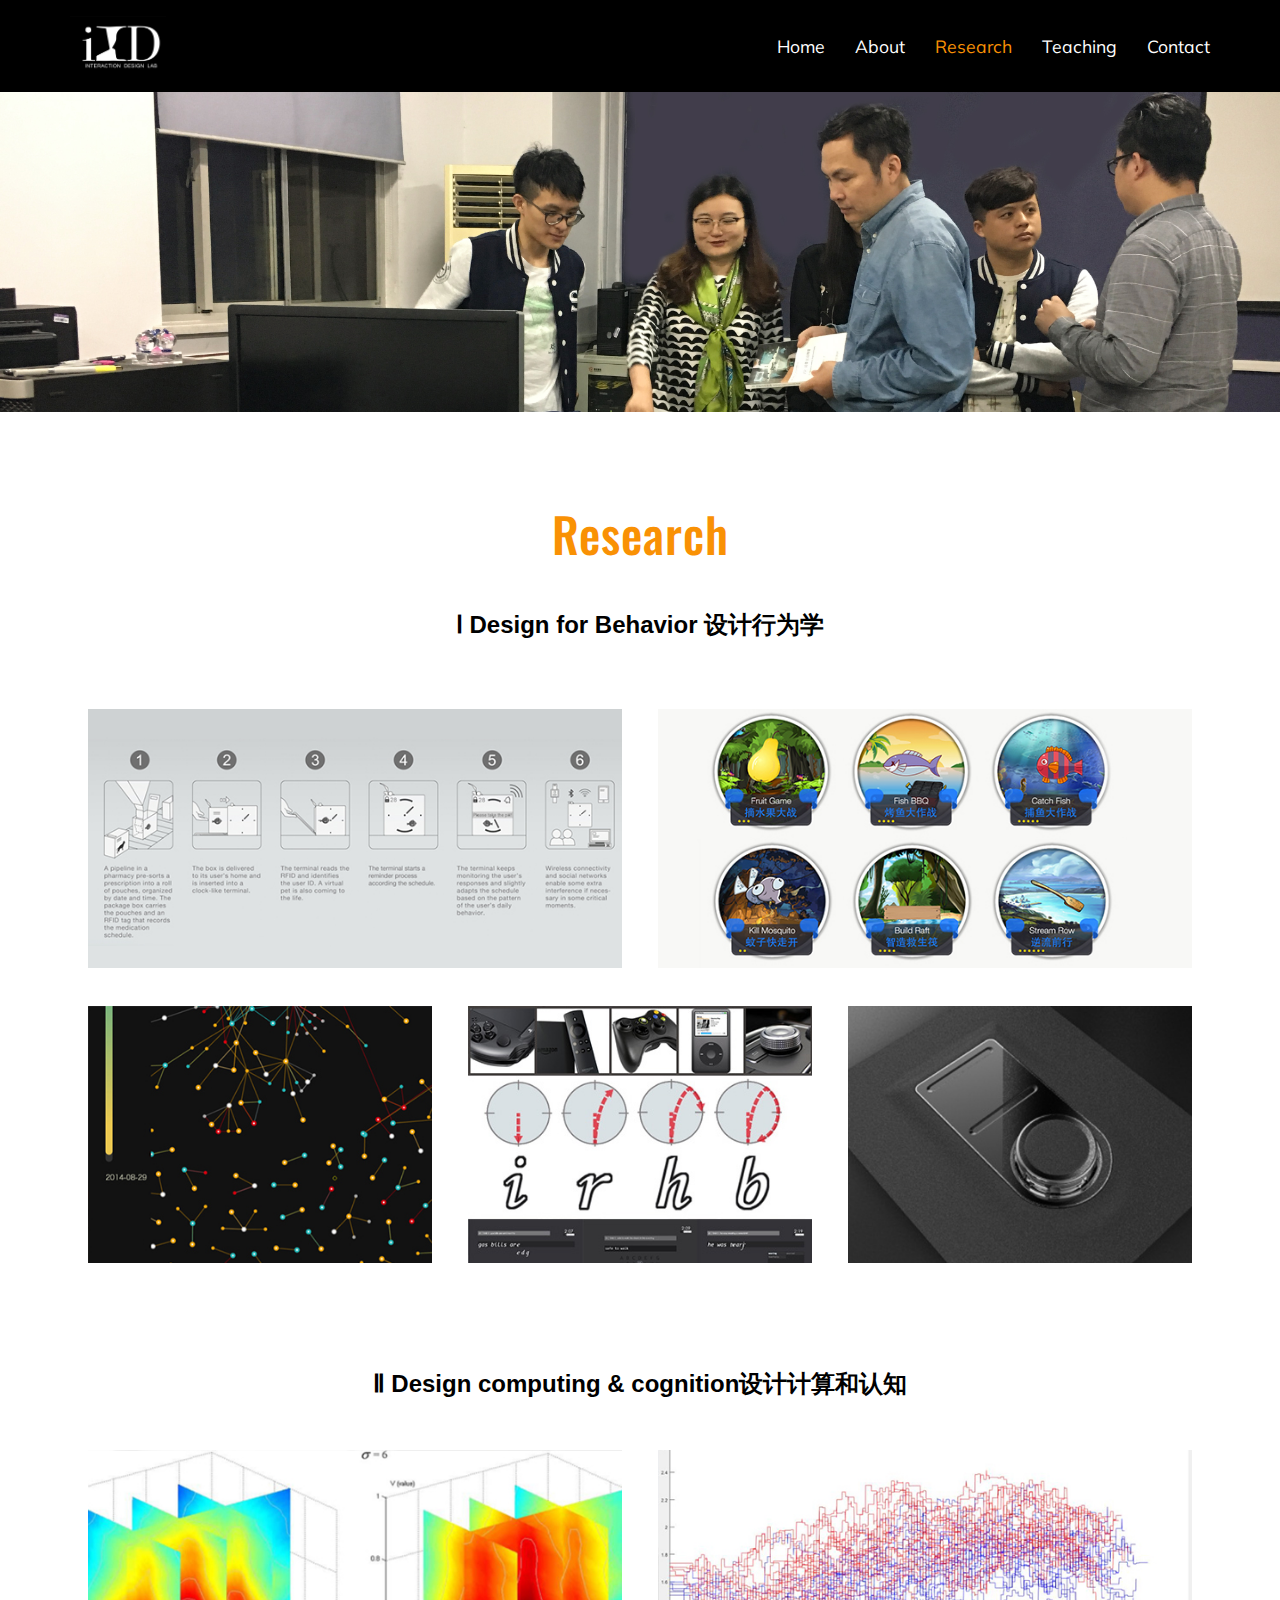
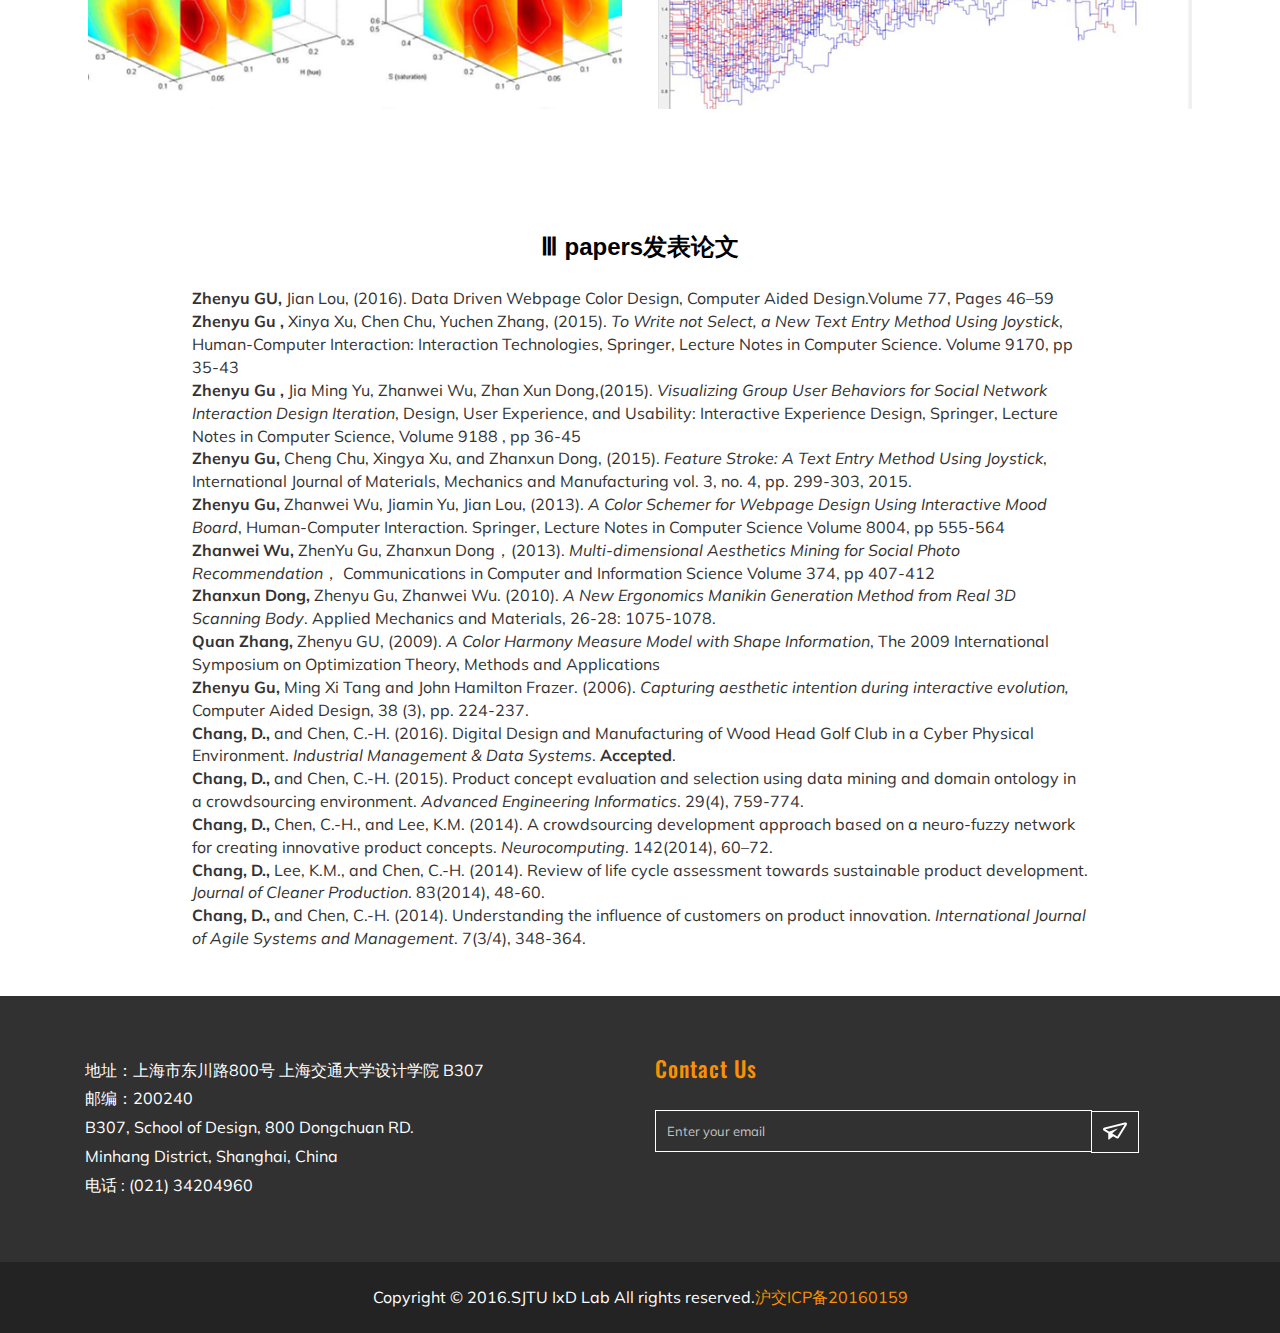
<file: gallery.html>
<!DOCTYPE html>
<html>
<head>
<title>上海交通大学交互设计实验室</title>
<link href="css/bootstrap.css" rel="stylesheet" type="text/css" media="all" />
<!-- Custom Theme files -->
<script src="js/jquery.min.js"></script>
<!--theme-style-->
<link href="css/style.css" rel="stylesheet" type="text/css" media="all" />	
<!--//theme-style-->
<meta name="viewport" content="width=device-width, initial-scale=1">
<meta http-equiv="Content-Type" content="text/html; charset=utf-8" />
<meta name="keywords" content="" />
<script type="application/x-javascript"> addEventListener("load", function() { setTimeout(hideURLbar, 0); }, false); function hideURLbar(){ window.scrollTo(0,1); } </script>

<link href='//fonts.googleapis.com/css?family=Muli:400,300' rel='stylesheet' type='text/css'>
<link href='//fonts.googleapis.com/css?family=Oswald' rel='stylesheet' type='text/css'>
  
<link href="css/galleryeffect.css" rel="stylesheet" type="text/css" media="all" />
</head>
<body>
<!--header-->
<div class="header" >
	<div class="head" >
		<div class="container">
			<div class="navbar-top">
					<!-- Brand and toggle get grouped for better mobile display -->
					<div class="navbar-header">
					  <button type="button" class="navbar-toggle collapsed" data-toggle="collapse" data-target="#bs-example-navbar-collapse-1">
						<span class="sr-only">Toggle navigation</span>
						<span class="icon-bar"></span>
						<span class="icon-bar"></span>
						<span class="icon-bar"></span>
					   </button>
						 <div class="navbar-brand logo wow fadeInLeft animated animated" data-wow-delay=".5s" style="visibility: visible; animation-delay: 0.5s; animation-name: fadeInLeft;">
						   <h1 class="animated wow pulse" data-wow-delay=".5s"><img src="images/logo2.jpg" height="60" alt=""/></h1>
						 </div>

					</div>

					<!-- Collect the nav links, forms, and other content for toggling -->
					<div class="collapse navbar-collapse" id="bs-example-navbar-collapse-1">
					 <ul class="nav navbar-nav link-effect-4">
					<li><a href="index.html" data-hover="Home">Home</a> </li>
						<li><a href="about.html" data-hover="About">About </a> </li>
					   <li class="active"><a href="gallery.html"  data-hover="Research">Research</a></li>
					   <li><a href="codes.html" data-hover="Teaching">Teaching </a></li>
					   <li><a href="contact.html" data-hover="Contact">Contact</a></li>
					  </ul>
					</div><!-- /.navbar-collapse -->
		  </div>
	
			<div class="header-left animated wow fadeInLeft animated" data-wow-delay=".5s" > </div>
			  <div class="clearfix"></div>	
		</div>
	</div>
</div>
	<!---->
<!--banner-->
	<div class="banner-1">
							
	</div>
<!--/banner-->
<!-- gallery -->
<div class="gallery wthree-4">
	<div class="container">
			<h2 class="tit">Research</h2>

	  <div class="ser-t">
				<b></b>
				<span><i></i></span>
				<b class="line"></b>
			</div>
                    <p>&nbsp;</p>
      <p class="sty1">Ⅰ Design for Behavior 设计行为学<a id="top1"></a></p>    
		<div class="gal-btm agileinfo-3">
		<div class="col-md-6 gal-gd-sec">
				<a href="#image-1" >
				<figure>
						<img src="images/ga.jpg" class="img-responsive" alt="">
						<figcaption >
							<h3>Medissenger</h3>
							<p>
								Noninvasive & Persuasive Technology in Nursing at Home
						  </p>
							
						</figcaption>
				</figure>
				</a>
		  </div>
			<div class="col-md-6 gal-gd-sec">
				<a href="#image-2" >
				<figure>
						<img src="images/ga1.jpg" class="img-responsive" alt="">
						<figcaption >
							<h3>Game Center</h3>
							<p>
                            Behavior modeling and recognition.<br/>
                            A skill-state-aware Kinect games for stroke rehabilitation.
							</p>
							
						</figcaption>
					</figure>
			  </a>
		  </div>
			<div class="col-md-4 gal-gd ">
				<a href="#image-3" >
				<figure>
						<img src="images/ga2.jpg" class="img-responsive" alt="">
						<figcaption >
							<h3>User Behaviors</h3>
							<p>
								Visualizing Group User Behaviors 
						  </p>
							
						</figcaption>
					</figure>
				</a>
				

			</div>
			<div class="col-md-4 gal-gd ">
				<a href="#image-4" >
				<figure>
						<img src="images/ga3.jpg" class="img-responsive" alt="">
						<figcaption class="gal-text">
						  <h3>Writing-with</h3>
						  <h3>-joystick</h3>
						  <p>
								Design for Natural Behavior
							</p>
							
						</figcaption>
					</figure>
				</a>

		  </div>

			<div class="col-md-4 gal-gd ">
				<a href="#image-5" >
				<figure>
						<img src="images/ga4.jpg" class="img-responsive" alt="">
						<figcaption class="gal-text">
							<h3>In-vehicle </br>infotainment</br> system</h3>
							<p>
						  IVIS prototype							</p>
							
						</figcaption>
					</figure>
				</a>
                <p>
		  </div>
            <p>&nbsp; </p>	
            <p>&nbsp; </p>	
            <p>&nbsp; </p>	
            <p class="sty1">Ⅱ Design computing & cognition设计计算和认知<a id="top2"></a></p>
            <p>&nbsp; </p>
            <p>&nbsp; </p>	
			<div class="col-md-6 gal-gd-sec ">
				<a href="#image-6" >
				<figure>
						<img src="images/ga5.jpg" class="img-responsive" alt="">
						<figcaption class="gal-text">
							<h3>Aesthetic Computing</h3>
							<p>
						  Data driven Design optimization</p>
							
						</figcaption>
					</figure>
				</a>
			</div>
			<div class="col-md-6 gal-gd-sec ">
				<a href="#image-7" >
				<figure>
						<img src="images/ga6.jpg" class="img-responsive" alt="">
						<figcaption>
							<h3>Visual complexity</h3>
							<p>Aesthetic & visual complexity
						  </p>
							
						</figcaption>
					</figure>
				</a>
			</div>

		  <div class="clearfix"></div>
		</div>
	</div>
</div>
            <p>&nbsp; </p>	
            <p class="sty1">Ⅲ papers发表论文</p>
            <p>&nbsp;</p>
<table width="70%" border="0" align="center" cellpadding="0" cellspacing="0">
              <tr>
                <td width="1646"><p><strong>Zhenyu  GU,</strong> Jian Lou, (2016). Data Driven Webpage Color Design, Computer Aided  Design.Volume 77, Pages 46–59</p>
                  <p><strong>Zhenyu  Gu ,</strong> Xinya Xu, Chen Chu, Yuchen Zhang, (2015). <em>To Write not Select, a New Text Entry Method Using Joystick</em>,  Human-Computer Interaction: Interaction Technologies, Springer, Lecture Notes  in Computer Science. Volume 9170, pp 35-43</p>
                  <p><strong>Zhenyu  Gu ,</strong> Jia Ming Yu, Zhanwei Wu, Zhan Xun Dong,(2015). <em>Visualizing Group User Behaviors for Social Network Interaction Design  Iteration</em>, Design, User Experience, and Usability: Interactive Experience  Design, Springer, Lecture Notes in Computer Science, Volume 9188 , pp 36-45</p>
                  <p><strong>Zhenyu  Gu,</strong> Cheng Chu, Xingya Xu, and Zhanxun Dong, (2015). <em>Feature Stroke: A Text Entry Method Using Joystick</em>, International  Journal of Materials, Mechanics and Manufacturing vol. 3, no. 4, pp. 299-303,  2015.</p>
                  <p><strong>Zhenyu  Gu,</strong> Zhanwei Wu, Jiamin Yu, Jian Lou, (2013). <em>A Color Schemer for Webpage Design Using Interactive Mood Board</em>,  Human-Computer Interaction. Springer, Lecture Notes in Computer Science Volume  8004, pp 555-564</p>
                  <p><strong>Zhanwei  Wu,</strong> ZhenYu Gu, Zhanxun Dong，(2013). <em>Multi-dimensional Aesthetics Mining for  Social Photo Recommendation</em>， Communications in  Computer and Information Science Volume 374, pp 407-412</p>
                  <p><strong>Zhanxun  Dong,</strong> Zhenyu Gu, Zhanwei Wu. (2010). <em>A  New Ergonomics Manikin Generation Method from Real 3D Scanning Body</em>.  Applied Mechanics and Materials, 26-28: 1075-1078. </p>
                  <p><strong>Quan  Zhang,</strong> Zhenyu GU, (2009).<em> A Color Harmony  Measure Model with Shape Information</em>, The 2009 International Symposium on  Optimization Theory, Methods and Applications </p>
                  <p><strong>Zhenyu Gu,</strong> Ming Xi Tang and John Hamilton  Frazer. (2006). <em>Capturing aesthetic intention during interactive evolution,</em> Computer Aided Design, 38 (3), pp. 224-237. </p>
                  <p><strong>Chang, D., </strong>and Chen, C.-H. (2016). Digital  Design and Manufacturing of Wood Head Golf Club in a Cyber Physical Environment. <em>Industrial Management &amp; Data Systems</em>. <strong>Accepted</strong>. <br>
                    <strong>Chang, D.,</strong> and Chen, C.-H. (2015).  Product concept evaluation and selection using data mining and domain ontology  in a crowdsourcing environment. <em>Advanced  Engineering Informatics</em>. 29(4), 759-774.<br>
                    <strong>Chang, D.,</strong> Chen, C.-H., and Lee, K.M.  (2014). A crowdsourcing development approach based on a neuro-fuzzy network for  creating innovative product concepts. <em>Neurocomputing</em>.  142(2014), 60–72. <br>
                    <strong>Chang, D.,</strong> Lee, K.M., and Chen, C.-H.  (2014). Review of life cycle assessment towards sustainable product  development. <em>Journal of Cleaner  Production</em>. 83(2014), 48-60. <br>
                <strong>Chang, D.,</strong> and Chen, C.-H. (2014).  Understanding the influence of customers on product innovation. <em>International Journal of Agile Systems and  Management</em>. 7(3/4), 348-364. </p></td>
              </tr>
</table>
<p>&nbsp; </p>
<p>&nbsp; </p>
            
<!-- //gallery -->
	<div class="lb-overlay" id="image-1">
		<img src="images/ga.jpg" alt="image1" />
	  <div class="gal-info">							
			<h3>Medissenger</h3>
				<p>Medissenger is a new solution to address the problem of medication non-adherence. Devices have been invented to improve medication adherence and MTM (medication therapy management service), 5 Chinese patents have been applied and two US and EU patents are in pipeline. The solution is a service framework based on RFID technology and Internet of Thing (ioT). It supports safer and more convenient operation processes on both the pharmacy's side and the patient’s side. And more importantly, it adds a little fun into people’s medication activities, giving people a nudge in altering to a new healthier lifestyle.</p>
		</div>
		<a href="gallery.html" class="lb-close" style="text-align: center">←</a>
	</div>
	<div class="lb-overlay" id="image-2">
		<img src="images/ga1.jpg" alt="image1" />
	  <div class="gal-info">							
			<h3>Game Center</h3>
				<p>
In order to help user recover from stroke, different game settings have been provided which will lead user acting in different speed, range of movement in the games. 
User will act as an explorer, who had been lost in an island. In order to survive, the only thing he could rely on is his wisdom and braveness. He would go deep into the forest to pick up fruits, dive into the sea to catch fish, etc. Finally, he returned his home……
</p>
		</div>
		<a href="gallery.html" class="lb-close" style="text-align: center">←</a>
	</div>
	<div class="lb-overlay" id="image-3">
		<img src="images/ga2.jpg" alt="image1" />
	  <div class="gal-info">							
			<h3>Visualizing Group User Behaviors</h3>
				<p>Considering the popularity of UCD methods in recent years, it’s no surprise that User behavior data analysis has become an important tool in design process. Behavior tools based on data mining technology, such as Flurry and Google Analytics, is widely used in web-based applications to support quantitative user research. However, information visualization provided by those tools is usually adapted to business other than design needs, which could be hardly used by designers. This project addresses this problem by integrating online user behavior visualization techniques into interaction design iteration process.</p>
		</div>
		<a href="gallery.html" class="lb-close" style="text-align: center">←</a>
	</div>
	<div class="lb-overlay" id="image-4">
		<img src="images/ga3.jpg" alt="image1" />
	  <div class="gal-info">							
			<h3>Writing-with-joystick</h3>
				<p>Existing joystick text entry methods for game and TV boxes are curser-based selections on virtual keyboards. This project developed a new text entry method using joysticks as tangible devices to capture users’ freehand writing gestures. The method has considerable accuracy to accomplish English text entry. On the prediction model, we introduced HMM algorithm so users can enter text assisted with automatic correcting. We conducted a pairwise usability test on the keyboard selection method and writing-with-joystick method. The result shows that both of them are very easier to learn and writing-with-joystick is faster than the keyboard selection method both on the prediction model or none-prediction model. Subjects also report that using the keyboard selection method to enter text can be boring when using handwriting is somehow natural.</p>
		</div>
		<a href="gallery.html" class="lb-close" style="text-align: center">←
        </a>
	</div>
	<div class="lb-overlay" id="image-5">
		<img src="images/ga4.jpg" alt="image1" />
		<div class="gal-info">							
			<h3>In-vehicle infotainment system</h3>
				<p>This project proposed a low-precision interfaces for in vehicle infotainment system that allow a driver to easily and intuitively manipulate while driving. It incorporates a variety of modalities, such as speech recognition, a manipulating device, and hand gesture recognition. Some prototypes of central control units have been developed in the light of the idea. Extensive quantitative and qualitative in-vehicle experiments demonstrate that the proposed approach enable drivers easy to manipulate an infotainment system while driving with much less cognitive load.</p>
		</div>
		<a href="gallery.html" class="lb-close" style="text-align: center">←</a>
	</div>
	<div class="lb-overlay" id="image-6">
		<img src="images/ga5.jpg" alt="image1" />
	  <div class="gal-info">							
			<h3> Aesthetic Computing</h3>
				<p>A search engine has aesthetic sense. A proof of concept demo has been implemented. The computer is trained with manually tagged 376 webpage examples. Features (17 total) are selected in the light of visual complexity theory. The system can predict human aesthetic judgments of 376 webpages with correct rate of 91% in cross validation (there are 200 fully “like” and 176 fully “dislike” pages out from total 700 pages, which tagged by 20 students in their first 500s glances). For detail, please to see the attached draft paper and demo video. </p>
		</div>
		<a href="gallery.html" class="lb-close" style="text-align: center">←</a>
	</div>
	<div class="lb-overlay" id="image-7">
		<img src="images/ga6.jpg" alt="image1" />
	  <div class="gal-info">							
			<h3>Visual complexity</h3>
				<p>A measure of visual complexity: By recording and analyzing 20 subject’s 500ms eye tracking data on 50 webpages, I found a single index, a kind of entropy in the Markov Chain of eye fixations, is predictive to the webpages’ aesthetic qualities (evaluated by the 20 subjects). Person Correlation is around 0.5. Multinomial Regression Analysis with correct rate 73%. </p>
		</div>
		<a href="gallery.html" class="lb-close" style="text-align: center">←</a>
	</div>

<!--/agileinfo-->
<div class="contact1">
	<div class="container">
      		<div class="col-md-6 contact1-left footer1-bottom"data-wow-delay=".5s" style="visibility: visible; animation-delay: 0.5s; animation-name: fadeInUp;">
      		  <address>
地址：上海市东川路800号 上海交通大学设计学院 B307
              </address>
      		  <address>
      		  邮编：200240 <br>
      		  B307, School of Design, 800 Dongchuan RD. <br>
      		  Minhang District, Shanghai, China <br>
      		  电话 : (021) 34204960
              </address>
      		</div>
	<div class="col-md-6 contact1-left footer1-bottom">
	  <h3>Contact Us</h3>
			<form action="contact.html" method="post">
					<input type="text" value="Enter your email" onfocus="this.value = '';" onblur="if (this.value == '') {this.value = 'Enter your email';}" required>
					<input type="submit" value=" ">
			</form>
	  </div>

		<div class="clearfix"></div>
  </div>
</div>
<!--copy-->
	<div class="copy">
		<p class="footer-grid wow fadeInUp animated animated" data-wow-delay=".5s" style="visibility: visible; animation-delay: 0.5s; animation-name: fadeInUp;">Copyright &copy; 2016.SJTU IxD Lab All rights reserved.<a target="_blank" href="//www.miitbeian.gov.cn">沪交ICP备20160159</a></p>
		
	</div>
<!-- for bootstrap working -->
	<script src="js/bootstrap.min.js"></script>
<!-- //for bootstrap working -->
</body>
</html>
</file>
<file: css/style.css>
html,body{
	background:#fff;
	font-size: 100%;	
	font-family: 'Muli', sans-serif;
}
body a{
	transition: 0.5s all;
	-webkit-transition: 0.5s all;
	-o-transition: 0.5s all;
	-moz-transition: 0.5s all;
	-ms-transition: 0.5s all;
}
 ul{
	padding: 0;
	margin: 0;
}
h1,h2,h3,h4,h5,h6,label,p{
	margin:0;	
}
h1,h2,h3,h4,h5,h6{
	font-family: 'Oswald', sans-serif;
	letter-spacing: 1px;
}
/*--header--*/
.head {
	padding: 1em 0em;	
	    
}
.banner {
    background: url(../images/1.JPG) no-repeat;
    width: 100%;
    height:650px;
    text-align: center;
    background-size: cover;
    padding: 10em 0 0;
}
.banner-1 {
    background: url(../images/1.JPG) no-repeat;
    width: 100%;
    height:320px;
    text-align: center;
    background-size: cover;
}
.header{
	background:#000;
}
.header1{
	height:92px;
}
.banner h2{
	font-size: 2em;
    color: #fff;
    line-height: 1.4em;
}
.banner span{
	display:block;
	margin:5em 0;
}
.banner-t {
    text-align: center;
    margin: 6em auto;
    width: 20%;
    position: relative;
}
.banner-t b{
	width: 100%;
    height: 2px;
    display: block;
    background: #f99104;
    margin-bottom: 3px;
}
.banner-t b.lin{
	width: 80%;
	margin:0 auto;
}
.banner-t  span{
	width: 40px;
    height: 40px;
    display: block;
    background: rgb(35, 39, 42);
    position: absolute;
    top: -7px;
    left: 45%;  
}
.banner-t  span i{
	width: 20px;
    height: 20px;
    display: block;
    border: 2px solid #f99104;
    -webkit-transform: rotate(45deg) translate3d(0, 0, 0);
    -moz-transform: rotate(45deg) translate3d(0, 0, 0);
    -ms-transform: rotate(45deg) translate3d(0, 0, 0);
    -o-transform: rotate(45deg) translate3d(0, 0, 0);
    transform: rotate(45deg) translate3d(0, 0, 0);
    margin-left: 0.7em;
}
/*----*/
.link-effect-4 a {
  padding: 0 10px;
  margin: 0 20px;
  text-shadow: none;
  position: relative;
}
.link-effect-4 a::before {
  position: absolute;
  top: 0;
  left: 0;
  overflow: hidden;
  padding: 0 0px;
  max-height: 0;
  color: #f99104;
  content: attr(data-hover);
  -webkit-transition: max-height 0.5s;
  -moz-transition: max-height 0.5s;
  transition: max-height 0.5s;
}
.link-effect-4 a:hover::before {
  max-height: 100%;
}
/*--header--*/
.logo h1{
	font-size:1.8em;
}
.logo h1 a {
    text-decoration: none;
    color: #fff;
    letter-spacing: 1px;
}
.logo h1 a span{
	margin-right: 12px;
	font-size:46px;
}
.logo h1 a i {
    display: block;
    font-style: normal;
    font-size: 16px;
    font-weight: 400;
    margin-top: 3px;
    text-align: left;
    color: #f99104;
}
.navbar-brand {
   height: auto; 
    padding: 0; 
    font-size: 18px; 
    line-height: 20px;
}
.navbar-nav {
	margin-top: 1.25em;
	position: absolute;
	right: 0;
}
.header-left{
	float:right;
	margin-top: 1.4em;
}
.header-left ul li {
    display: inline-block;
    font-size: 20px;
    color: #fff;
    margin: 0 1em;
/*-- w3layouts --*/
}
.header-left ul li a {
    text-decoration: none;
    color: #fff;
}
.header-left ul li a:hover {
    color: #f99104;
}
.header-left ul li i{
    left: -.5em;
}
.navbar-top {
    float: left;
	width:70%;
}
.navbar-default {
    border: none;
    background: none;
    min-height: auto;
    margin-bottom: 0;
}
div#bs-example-navbar-collapse-1 {
	padding: 0;
	font-size: 100%;
}
ul.nav.navbar-nav li a {
    font-size: 1.1em;
    color: #FFFFFF;
    margin: 0 15px;
    padding: 0px 0;
}
.nav > li > a:hover, .nav > li > a:focus {
    text-decoration: none;
    background:none !important;
}
.navbar-default .navbar-nav > li > a:hover, .navbar-default .navbar-nav > li > a:focus {
    color: #fff;
}
ul.nav.navbar-nav li.active a {
       color:#f99104;
    background: none;
}
.navbar-default .navbar-nav > .active > a, .navbar-default .navbar-nav > .active > a:hover, .navbar-default .navbar-nav > .active > a:focus {
    color: #fff;
    background:none;
}
/*--//header--*/
.agile-bottom h4 {
    font-size: 1.5em;
    color: #f99104;
    margin: 0em 0 0.5em;
    line-height: 1.3em;
}
.agile-bottom p {
    color:#ffffff;
    line-height: 1.8em;
    margin: 1em 0;
}
.agile-bottom {
    background:rgba(0, 0, 0, 0.44);
    padding: 2em 2em;
    position: absolute;
    top: -235px;
}
.agile-top {
    position: relative;
    padding: 7em 0;
}
.w3agile-left iframe {
    height: 353px;
}
.w3agile-bottom-right{
    background: url(../images/2.jpg) no-repeat center;
    height: 379px;
    text-align: center;
    background-size: cover;
}
.w3agile-left {
    padding: 0;
}
.client-info img {
    width: 100px;
    float: left;
    margin-right: 16px;
}
.test-info2  h4 {
	margin:0 0 0 0;
	font-size:19px;
	padding:20px 0 10px;
	font-weight:bold;
	color:#f99104;
}
p.test2 {
	margin:0 0 0 0;
	color: #777;
    font-size: 16px;
    font-weight:normal;
}
p.test1 {
    color: #777;
    line-height: 1.9em;
    font-size: 16px;
    margin: 0 0 2em;
    font-weight: 400;
}
h3.tittle-one {
    font-size: 2em;
    color: #f99104;
    margin: 0em 0 1em;
    line-height: 1.3em;
    text-align: center;
}
.w3agile-right {
    background: #f3f3f3;
    padding: 2em 2em;
}
.w3agile-bottom-left {
    padding: 2em 2em;
    background: #f3f3f3;
}
/*-- feature-grids --*/
.feature-grid-one{
padding:30px 20px;
background: #E1009F;
}
.feature-grid-two {
    padding: 30px 20px;
    background: #00b7c9;
}
.feature-grid h4 {
    color: #ffffff;
    font-size: 22px;
    text-align: center;
    margin: 14px 0;
}
.feature-grid p{
color:#e2e2e2;
font-size:14px;
line-height:1.9em;
}
.feature-grid a{
text-decoration:none;
}
.hi-icon {
	display: inline-block;
    cursor: pointer;
    width: 80px;
    height: 80px;
    border-radius: 50%;
    text-align: center;
    position: relative;
    z-index: 1;
    color: #fff;
    border: 3px solid #fff;
    line-height: 4.5em;
}
.hi-icon:after {
	position: absolute;
	width: 100%;
	height: 100%;
	border-radius: 50%;
	content: '';
	-webkit-box-sizing: content-box; 
	-moz-box-sizing: content-box; 
	box-sizing: content-box;
}
.hi-icon:before {
	font-size: 25px;
	display: block;
}
/* Effect 8 */
.feature-grid .hi-icon {
	-webkit-transition: -webkit-transform ease-out 0.1s, background 0.2s;
	-moz-transition: -moz-transform ease-out 0.1s, background 0.2s;
	transition: transform ease-out 0.1s, background 0.2s;
}
.feature-grid .hi-icon:after {
	top: 0;
	left: 0;
	padding: 0;
	z-index: -1;
	box-shadow: 0 0 0 2px rgba(255,255,255,0.1);
	opacity: 0;
	-webkit-transform: scale(0.9);
	-moz-transform: scale(0.9);
	-ms-transform: scale(0.9);
	transform: scale(0.9);
}
.feature-grid .hi-icon:hover {
	background: rgba(255,255,255,0.05);
	-webkit-transform: scale(0.93);
	-moz-transform: scale(0.93);
	-ms-transform: scale(0.93);
	transform: scale(0.93);
	color:#f99104;
	  text-decoration: none;
}
.feature-grid .hi-icon:hover:after {
	-webkit-animation: sonarEffect 1.3s ease-out 75ms;
	-moz-animation: sonarEffect 1.3s ease-out 75ms;
	animation: sonarEffect 1.3s ease-out 75ms;
}
@-webkit-keyframes sonarEffect {
	0% {
		opacity: 0.3;
	}
	40% {
		opacity: 0.5;
		box-shadow: 0 0 0 2px rgba(255,255,255,0.1), 0 0 10px 10px #f99104, 0 0 0 10px rgba(255,255,255,0.5);
	}
	100% {
		box-shadow: 0 0 0 2px rgba(255,255,255,0.1), 0 0 10px 10px #f99104, 0 0 0 10px rgba(255,255,255,0.5);
		-webkit-transform: scale(1.5);
		opacity: 0;
	}
}
@-moz-keyframes sonarEffect {
	0% {
		opacity: 0.3;
	}
	40% {
		opacity: 0.5;
		box-shadow: 0 0 0 2px rgba(255,255,255,0.1), 0 0 10px 10px #f99104, 0 0 0 10px rgba(255,255,255,0.5);
	}
	100% {
		box-shadow: 0 0 0 2px rgba(255,255,255,0.1), 0 0 10px 10px #f99104, 0 0 0 10px rgba(255,255,255,0.5);
		-moz-transform: scale(1.5);
		opacity: 0;
	}
}
@keyframes sonarEffect {
	0% {
		opacity: 0.3;
	}
	40% {
		opacity: 0.5;
		box-shadow: 0 0 0 2px rgba(255,255,255,0.1), 0 0 10px 10px #f99104, 0 0 0 10px rgba(255,255,255,0.5);
	}
	100% {
		box-shadow: 0 0 0 2px rgba(255,255,255,0.1), 0 0 10px 10px #f99104, 0 0 0 10px rgba(255,255,255,0.5);
		transform: scale(1.5);
		opacity: 0;
	}
}
/*-- //feature-grids --*/
.w3l {
    margin: 5em 0;
}
.w3l-right {
    background:#00b7c9;
    padding: 3em 3em;
}
.w3l-left {
    padding: 0;
}
.w3l h4 {
    font-size: 2em;
    color: #ffffff;
    margin: 0em 0 0.63em;
    line-height: 1.3em;
    text-align: left;
}
.w3l p {
    color: #e2e2e2;
    font-size: 15px;
    line-height: 1.9em;
}
/*-- contact --*/
.contact1{
	background: #313131;
	padding-top: 60px;
	padding-right: 0;
	padding-bottom: 60px;
	padding-left: 0;
}
.contact1 h3 {
    color: #f99104;
    font-size: 22px;
    margin-bottom: 30px;
}
.contact1-left p {
    color: #737373;
    line-height: 2em;
    font-size: 14px;
    margin: 12px 0;
}
.contact1-left h2 {
    font-size: 16px;
    color: #fff;
}
.contact1-left ul{
	float:left;
	width:45%;
}
.contact1-left ul li{
	line-height:2em;
	font-size:14px;
	color: #737373;
	list-style-type:none;
}
.contact1-left ul li a{
    color: #737373;
	text-decoration:none;	
}
.contact1-left ul li a:hover{
	color:#f99104;
}
.contact1-left input[type="text"] {
    background: none;
    border: 1px solid #fff;
    width: 81%;
    outline: none;
    padding: 11px;
    font-size: 13px;
    color: #c4c4c4;
}
.contact1-left form input[type="submit"] {
    background: url(../images/message.png) no-repeat 12px 7px;
    width: 48px;
    height: 42px;
    border: 1px solid #fff;
    margin: 0px 0 0 -5px;
    padding: 6px 0px 7px;
    outline: none;
    border-left: none;
    transform: translate(0,1px);
}
.contact1-left form {
    margin-bottom: 50px;
}
address {
    margin-bottom: 20px;
    font-style: normal;
    line-height: 1.8em;
    color: #fff;
	margin:0;
}
.contact1-middle p {
    color: #fff;
    font-size: 16px;
    line-height: 1.8em;
    margin: 0em 0;
}
/* Icons */
.footer1-bottom a {
    color: #fff;
    background: #313131;
    border-radius: 4px;
    text-align: center;
    text-decoration: none;
    position: relative;
    display: inline-block;
    padding: 5px 5px;
    -o-transition: all .5s;
    -webkit-transition: all .5s;
    -moz-transition: all .5s;
    transition: all .5s;
    -webkit-font-smoothing: antialiased;
    border: 1px solid #fff;
    margin-right: 12px;
}

/* pop-up text */
.footer1-bottom a span {
    color: #fff;
    position: absolute;
    bottom: 0;
    left: -25px;
    right: -25px;
    padding: 5px;
    font-size: 1em;
    border-radius: 2px;
    background: #f99104;
    visibility: hidden;
    opacity: 0;
    -o-transition: all .5s cubic-bezier(0.68, -0.55, 0.265, 1.55);
    -webkit-transition: all .5s cubic-bezier(0.68, -0.55, 0.265, 1.55);
    -moz-transition: all .5s cubic-bezier(0.68, -0.55, 0.265, 1.55);
    transition: all .5s cubic-bezier(0.68, -0.55, 0.265, 1.55);
}
/* pop-up text arrow */
.footer1-bottom a span:before {
    content: '';
    width: 0;
    height: 0;
    border-left: 5px solid transparent;
    border-right: 5px solid transparent;
    border-top: 5px solid #f99104;
    position: absolute;
    bottom: -5px;
    left: 34px;
}
.footer1-bottom a:hover span {
    bottom: 41px;
    visibility: visible;
    opacity: 1;
}
.footer1-bottom a:before {
    content: '';
    background:url(../images/icons.png)no-repeat 3px 1px;
	width: 20px;
    height: 20px;
    display: block;
}
.footer1-bottom a:nth-of-type(2):before {
    content: '';
    background-position:3px -22px;
}
.footer1-bottom a:nth-of-type(3):before {
    content: '';
    background-position:0px -45px;
}
.footer1-bottom a:nth-of-type(4):before {
    content: '';
    background-position:0px -65px;
}
/*--Icons--*/
/*-- //contact --*/
/*-- welcome --*/
.welcome {
    padding: 5em 0;
    background: url(images/111.jpg) center fixed;
    width: 100%;
    min-height: 402px;
    display: block;
    background-size: cover;
    -webkit-background-size: cover;
    -o-background-size: cover;
    -moz-background-size: cover;
    -ms-background-size: cover;
}
p.ever {
    color: #fff;
    font-size: 16px;
    text-align: center;
    margin: 1em auto 4em;
	line-height: 1.8em;
    width: 63%;
}
.welcome-grd{
	border-radius: 10px;
    background: #ffffff;
    padding: 1em 1em 0 1em;
    position: relative;
    min-height: 250px;
	transition:.5s all;
	-webkit-transition:.5s all;
	-moz-transition:.5s all;
	-o-transition:.5s all;
	-ms-transition:.5s all;
}
.welcome-grid:hover div.welcome-grd{
	transform: rotateY(360deg);
    -webkit-transform: rotateY(360deg);
    -o-transform: rotateY(360deg);
    -ms-transform: rotateY(360deg);
    -moz-transform: rotateY(360deg);
    transition: 0.5s all ease;
    -webkit-transition: 0.5s all ease;
    -moz-transition: 0.5s all ease;
    -o-transition: 0.5s all ease;
    -ms-transition: 0.5s all ease;	
}
.welcome-grd h4{
	text-transform:capitalize;
	font-size:1.3em;
	color:#f99104;
	margin:2.5em 0 1em;
	text-align:center;
}
.welcome-grd p{
	margin:0;
	color:#999;
	font-size:14px;
	text-align:center;
	line-height:1.8em;
}
.icons{
	width:70px;
	height:70px;
	background:#00b7c9;
	margin:0 auto;
	border-radius:60px;
	-webkit-border-radius:60px;
	-moz-border-radius:60px;
	-o-border-radius:60px;
	-ms-border-radius:60px;
	position:absolute;
	top: -10%;
    left: 37%;
}
.icons span{
	color: #fff;
    font-size: 1.3em;
    left: 1.1em;
    top: 1em;
}
.welcome-grids{
	margin:6em 0 0;
}
/*-- //welcome --*/
/*--footer--*/
.captn {
    background:#00b7c9;
    padding: 1em;
}
 .captn h4{
	font-size: 1.5em;
    color: #ffffff;
    margin: 0em 0 0.63em;
    line-height: 1.3em;
    text-align: left;
}
.agileinfo-top {
    margin-bottom: 2em;
}
.agileinfo-left img {
    width: 100%;
}
.agileinfo {
    padding: 5em 0;
}
.agileinfo p {
    color: #777;
    font-size: 16px;
    text-align: center;
    margin: 1em auto 4em;
	line-height: 1.8em;
    width: 63%;
}
.captn p {
    color: #e2e2e2;
    font-size: 15px;
    line-height: 1.8em;
	text-align:left;
	width:100%;
	margin: 0;
}
.captn:hover{
    background:#089ead;
}
/*--footer--*/
.copy{
	background:#232323;
    padding: 1.5em 0;
}
p.footer-grid {
    font-size: 1em;
    color: #fff;
	text-align:center;
}
p.footer-grid a{
	text-decoration:none;
	color:#f99104;
}
p.footer-grid a:hover{
	color:#fff;
}
/*--//footer--*/
/*--team--*/
.team-top {
 
  display: inline-block;
  -webkit-transition: -webkit-transform 300ms ease-out;
  -moz-transition: -moz-transform 300ms ease-out;
  transition: transform 300ms ease-out;
      float: left;
    width: 25%;

}
.team-top1 {
  position: relative;
  width: 220px;
  height: 220px;
  margin: 0;
  display: block;
  overflow: hidden;
	background: #E2E2E2;
    border: 2px solid #00b7c9;
}
.team-top1 img {
  width: 220px;
  height: 220px;
 
  opacity: 1;
  -webkit-transition: opacity 300ms ease-in-out;
  -moz-transition: opacity 300ms ease-in-out;
  transition: opacity 300ms ease-in-out;
}
.team-top1 img:hover {
  opacity: 1;
}
.team{
	padding:6em 0 8em;
}
.zoom-icon {
	position: absolute;
	opacity: 0;
	filter: alpha(opacity=0);
	-ms-filter: "progid:DXImageTransform.Microsoft.Alpha(opacity=0)";
	display: block;
	left: 0;
	top: -152px;
	width: 100%;
	height: 100%;
	background: rgba(0, 0, 0, 0.32);
	transition: all .2s ease-in-out;
	-webkit-transition: all .2s ease-in-out;
	-moz-transition: all .2s ease-in-out;
	-o-transition: all .2s ease-in-out;
}
.team-top1 .zoom-icon {
	top: -100px;
	width: 100%;
}
.team-top1 .swipebox:hover .zoom-icon {
	top: 0%;
	opacity: 1;
	filter: alpha(opacity=99); 
	-ms-filter: "progid:DXImageTransform.Microsoft.Alpha(opacity=99)";
}
.zoom-icon1{
	
    text-align: center;
	margin: 4em 0 0 3em;
}
.zoom-icon1{
	
    text-align: center;
	margin: 4em 0 0 0em;
}
.zoom-icon1 h5{
	font-size:2em;
	color:#fff;
	margin-bottom: 0.5em;
}
/*--team--*/
.social-ic li{
	display:inline-block;
}
.social-ic li a {
    width:35px;
    height: 35px;
    display: block;
	background:  #f99104;
    margin: 0 0.5em;
	transition: 0.5s all;
	-webkit-transition: 0.5s all;
	-o-transition: 0.5s all;
	-moz-transition: 0.5s all;
	-ms-transition: 0.5s all;
}
.social-ic li a:hover{
	background:  #00b7c9;
}
.social-ic li a i {
    width:35px;
    height: 35px;
    display: block;
	background:  url(../images/img-spr.png)no-repeat -2px -90px;
}
.social-ic li a i.ic {
	background: url(../images/img-spr.png)no-repeat -63px -90px;
}
.social-ic li a i.ic1 {
	background: url(../images/img-spr.png)no-repeat -123px -90px;
}
/*--//team--*/
/*--test--*/
.test-top-g {
    text-align:center;
	margin-bottom: 4em;
}
.test-top-g h3 {
    text-align: center;
    margin-bottom: 0.4em;
    font-size: 3em;
    color: #f99104;
}
.test {
    padding: 6em 0;
	background: url(../images/neobay4.jpg) center fixed;
    width: 100%;
    min-height: 402px;
    display: block;
    background-size: cover;
    -webkit-background-size: cover;
    -o-background-size: cover;
    -moz-background-size: cover;
    -ms-background-size: cover;
}
.test-top2 {
    background: #fff;
    padding: 1.5em;
}
.test-top3 {
    background: #00b7c9;
	padding: 1.5em;
}
.test-top2 p{
	float: right;
    color: #999;
    font-size: 0.9em;
    line-height: 2em;
    width: 86%;
}
.test-top2 img{
	float:left;
}
.test-top3 img{
	float:left;
	border-radius: 100px;
    width: 20%;
    border: 2px solid #fff;
}
.test-top3 h6{
	float: right;
    color:#ffffff;
    font-size: 1em;
    line-height: 2em;
    width: 76%;
    margin-top: 1em;
    margin-left: 4%;
	font-style: italic;
}
/*--test--*/
.content-about{
	padding: 6em 0;
}
.col-left{
	float:left;
}
.col-left span{
	color:#00b7c9;
	font-size: 4em;
	display: block;
	font-weight: 600;
}
.col-right{
	float:right;
	width: 72%;
}
.col-right h6{
	margin:0;
	font-size: 1.3em;
	color: #000;
}
.col-right p{
	margin: 1.2em 0 0;
	font-size: 0.9em;
	line-height: 1.9em;
	color: #999;
}
.wel h6{
	font-size:0.9em;
	color:#999;
	font-style: italic;
}
.wel h2{
	font-size: 3.2em;
    color: #000;
    font-weight: 900;
    margin: 0.1em 0;
}
.wel p{
	font-size: 0.9em;
	line-height: 1.9em;
	color: #999;
}
.us-col{
	margin-bottom:2em;
}
/*--//about--*/
/*--gallery--*/
figure {
	margin: 0;
	padding: 0;
	position: relative;
	display: block;
	cursor: pointer;
	overflow: hidden;
	border: 3px solid #fff;
	width: 100%;
}
figure:hover figcaption {
    -ms-filter: progid:DXImageTransform.Microsoft.Alpha(Opacity=100);
    filter: alpha(opacity=100);
    opacity: 1;
    -webkit-transform: rotate(0);
    -moz-transform: rotate(0);
    -o-transform: rotate(0);
    -ms-transform: rotate(0);
    transform: rotate(0);
    top: 0;
}
figcaption {
    -ms-filter: progid:DXImageTransform.Microsoft.Alpha(Opacity=0);
	filter: alpha(opacity=0);
	opacity: 0;
	position: absolute;
	height: 100%;
	width: 200%;
	top: -100%;
	background: rgba(0,0,0,.5);
	color: #fff;
	-webkit-transition: all .5s ease;
	-moz-transition: all .5s ease;
	-o-transition: all .5s ease;
	-ms-transition: all .5s ease;
	transition: all .5s ease;
	-webkit-transition-delay: .5s;
	-moz-transition-delay: .5s;
	-o-transition-delay: .5s;
	-ms-transition-delay: .5s;
	transition-delay: .5s;
	-webkit-transform: rotate(360deg);
	-moz-transform: rotate(360deg);
	-o-transform: rotate(360deg);
	-ms-transform: rotate(360deg);
	transform: rotate(360deg);
	padding: 5em 2em;
	left: -2px;
}
figcaption h3 {
    color: #00b7c9;
    margin-bottom: 0;
    position: relative;
    left: 100%;
    font-size: 2.2em;
    -webkit-transition: all .5s;
    -moz-transition: all .5s;
    -o-transition: all .5s;
    -ms-transition: all .5s;
    transition: all .5s;
    -webkit-transition-delay: 1s;
    -moz-transition-delay: 1s;
    -o-transition-delay: 1s;
    -ms-transition-delay: 1s;
    transition-delay: 1s;
}
figcaption p {
    margin-bottom: 0;
    margin-top: 20px;
    position: relative;
    left: 100%;
    font-size: 0.9em;
    -webkit-transition: all .5s;
    -moz-transition: all .5s;
    -o-transition: all .5s;
    -ms-transition: all .5s;
    transition: all .5s;
    -webkit-transition-delay: 1.3s;
    -moz-transition-delay: 1.3s;
    -o-transition-delay: 1.3s;
    -ms-transition-delay: 1.3s;
    transition-delay: 1.3s;
}
figure:hover h3,figure:hover p {
    left: 0;
}
/*----*/
.ser-top h3 {
    font-size: 3em;
    color: #f99104;
    margin-bottom: 1.5em;
    text-align: center;
}
h2.tit1 {
    font-size: 3em;
    color: #000;
    margin-bottom: 0.5em;
    text-align: left;
}
.gallery{
	padding:6em 0;
}
.gal-gd{
	margin:2em 0;
}
.gal-btm {
    margin-top: 4em;
}
/*--//gallery--*/
/*-- contact --*/
.contact {
    padding: 6em 0;
}
.contact form{
	margin-top:6em;
}
h2.tit{
    font-size: 3em;
    color: #f99104;
    margin-bottom: 0.5em;
	text-align: center;
}
.contact-grid1{
	text-align: center;
}
.con-ic{
    width: 30px;
    height: 30px;
    display: block;
    
	    margin: 0 auto;
}
.contact-grid1 i {
    font-size:1.52em;
    color:#00b7c9;
    line-height: 1.9em;
}
.contact-grid1 h4{
	font-size: 1.5em;
    color:#f99104;
    margin:1.5em 0 0.5em;
}
.contact-grid1 p{
	font-size:1em;
	color:#999;
	line-height:1.5em;
	margin:0;
}
.contact-grid1 p a{
	color:#999;
	text-decoration:none;
}
.contact-grid1 p a:hover{
	color:#000;
}
.contact-grid1 p span{
	display:block;
}
.contact-grids{
	margin:5em 0 0;
}
.contact-form1 h4,.contact-me h4{
	font-size:1em;
	color:#797979;
	margin:0 0 .5em;
}
.contact-form1{
	padding:0 1em 0 0;
}
.contact-form{
	padding:0;
}
.contact-form1 input[type="text"],.contact-form1 input[type="email"],.contact-me textarea{
	outline:none;
	padding:10px;
	border:1px solid #DFDFDF;
	background:#EAEAEA;
	font-size:14px;
	color:#999;
	width:100%;
}
.contact-me textarea{
	min-height:300px;
}
.contact-me{
	margin-top:1em;
}
.contact-grids1 input[type="submit"]{
	outline: none;
    padding: 10px 0;
    border: none;
    background: #f99104;
    font-size: 1em;
    color: #fff;
    width: 100%;
    margin: 1.5em 0 0 0em;
}
.contact-grids1 input[type="submit"]:hover{
	background:#00b7c9;
	    transition: 0.5s all;
    -webkit-transition: 0.5s all;
    -o-transition: 0.5s all;
    -moz-transition: 0.5s all;
    -ms-transition: 0.5s all;
}
.map iframe{
	width:100%;
	min-height:500px;
}
/*-- //contact --*/


/*--//about--*/
/*--typo--*/
.ser-top-c {
    margin-bottom: 6em;
}
.page {
    padding: 5em 0;
}
.page-header h3{
	font-size: 2.5em;
	color:#00b7c9;
}
.table > thead > tr > th, .table > tbody > tr > th, .table > tfoot > tr > th, .table > thead > tr > td, .table > tbody > tr > td, .table > tfoot > tr > td {
  padding: 8px;
  line-height: 1.42857143;
  vertical-align: top;
  border-top: none;
}
.grid1 {
  margin: 1.5em 0 0;
}
ul.nav.nav-pills {
  margin: 1.5em 0 0;
}
.grid2{
	margin: 1em 0 0;
}

.form-horizontal .control-label {
  text-align: left;
}
/*--//typo--*/

@media(max-width:1440px){
.col-grid h3 {
    font-size: 2.3em;
}
.col-grid-left {
    padding: 3.75em;
}
}
@media(max-width:1366px){
.col-grid h5 {
    font-size: 1.5em;
}
.col-grid-left {
    padding: 1.9em;
}
}

@media(max-width:1280px){
.wel h2 {
    font-size: 2.8em;
}
}
@media(max-width:1024px){
.navbar-top {
    width: 67%;
}
.ser-grid {
    width: 150px;
    height: 150px;
    margin: 0 auto;
}
.ser-grid1 h3 {
    font-size: 1.1em;
}
.team-top1 {
    width: 150px;
    height: 150px;
}
.team-top1 img {
  width: 150px;
  height: 150px;
}
.ser-grid1 {
    top: 8%;
    left: 4%;
}
.ser-grid1 p {
    font-size: 0.7em;
}
.col-grid h3 {
    font-size: 1.8em;
}
.col-grid h5 {
    font-size: 1.2em;
}
.info-text p {
    font-size: 0.75em;
}
.col-1-bottom .info-text {
    padding: 1em;
}
.zoom-icon1 {
    margin: 2.1em 0 0 0em;
}
.social-ic li a {
    margin: 0 0.1em;
}
.test-top3 h6 {
    margin-top: 0.5em;
}
.news-letter input[type="text"] {
    width: 42%;
}
.map iframe {
    min-height: 350px;
}
.footer-bottom h4, .footer-bottom1 h4 {
    font-size: 2em;
}
.service {
    padding: 5em 0 6em;
}
.ser-top {
    margin-bottom: 6em;
}
.team {
    padding: 5em 0 6em;
}
.test {
    padding: 5em 0;
}
figcaption {
    padding: 3.8em 1em;
}
figcaption h3 {
    font-size: 1.8em;
}
figcaption p {
    font-size: 0.8em;
}
.gallery {
    padding: 5em 0;
}
.wel h2 {
    font-size: 2.5em;
}
.content-about {
    padding: 5em 0;
}
.contact {
    padding: 5em 0;
}
.banner h2 {
    font-size: 1.7em;
}
/*--typo--*/
h1.grid2 {
  font-size: 2.3em;
}
.banner {
    height: 550px;
}
.agile-bottom p {
    font-size: 15px;
}
p.test1 {
    font-size: 15px;
}
h3.tittle-one {
    font-size: 1.7em;
}
.feature-grid h4 {
    font-size: 21px;
}
.w3agile-bottom-left {
    padding: 2.35em 2em;
}
.w3l h4 {
    font-size: 1.7em;
}
.w3l-right {
    padding: 1.24em 2em;
}
p.ever {
    font-size: 15px;
    width: 70%;
}
.agileinfo p {
    font-size: 15px;
    width: 70%;
}
.captn h4 {
    font-size: 1.3em;
}
.contact1-middle p {
    font-size: 15px;
}
address {
    font-size: 15px;
}
.col-left span {
    font-size: 3em;
}
.captn p {
    width: 100%;
}
.w3agile-right {
    padding: 2.6em 2em;
}
}
@media(max-width:991px){
ul.nav.navbar-nav li a {
    margin: 0 5px;
	font-size: 0.9em;
}
.logo h1 {
    font-size: 1.5em;
}
.logo h1 a span {
    width: 35px;
    height: 35px;
}
.navbar-nav {
    margin-top: 1.5em;
    width: 62%;
}
.header-left {
    margin-top: 1.2em;
}
.header-left ul li {
    margin: 0 0.3em;
}
.navbar-top {
    width: 65%;
}
.banner span {
    margin: 4em 0 3em;
}
.ser-t {
    width: 30%;
}
.ser-head {
    width: 50%;
	margin-bottom: 2em;
}
.col-grid-1 {
    width: 50%;
    float: left;
}
.team-top {
    width: 50%;
	margin-top: 2em;
}
.service {
    padding: 4em 0 5em;
}
.team {
    padding: 4em 0 6em;
}
.test {
    padding: 4em 0;
}
.test-top1 {
    width: 50%;
    margin: 0 auto 1em;
}
.test-top3 {
    padding: 1em;
}
.test-top3 h6 {
    margin-top: 0.8em;
}
.news-letter input[type="text"] {
    width: 40%;
}
.ser-top {
    margin-bottom: 4em;
}
.news-letter {
    padding: 4em 0;
}
.team-top1 {
    margin: 0 auto;
}
.zoom-icon1 h5 {
    font-size: 1.5em;
}
.footer {
    padding: 4em 0;
}
.footer-bottom1 {
    margin-top: 2em;
}
.map iframe {
    min-height: 300px;
}
.news-letter {
    padding: 3em 0;
}
.wel h2 {
    font-size: 2.2em;
}
.content-about {
    padding: 4em 0;
}
.gallery {
    padding: 4em 0;
}
.gal-gd-sec {
    width: 50%;
    float: left;
    padding: 0 0.2em;
}
.gal-gd {
    margin: 0.4em 0;
    width: 33.33%;
    float: left;
    padding: 0 0.2em;
}
figcaption h3 {
    font-size: 1.5em;
}
figcaption p {
    margin-top: 10px;
}
figcaption {
    padding: 3.3em 1em;
}
.col-left span {
    font-size: 3em;
}
.us-col,.col-us {
    margin-bottom: 1em;
}
.contact {
    padding: 4em 0;
}
.contact-form1 {
    padding: 0;
	margin-bottom:1em;
}
.contact-grids1 input[type="submit"] {
    margin: 0.5em 0 0 0em;
}
.contact-grid {
    margin-top: 1em;
}
.contact-grids {
    margin: 3em 0 0;
}
.contact form {
    margin-top: 4em;
}
.col-1-top img, .col-1-bottom img {
    width: 100%;
}
/*--typo--*/
h1.grid2 {
  font-size: 2.3em;
}
.short-top h3 {
    top: 47%;
}
.banner-1 {
    height: 230px;
}
.contact1-left{
    float: left;
    width: 40%;
}
.contact1-middle{
    float: left;
    width: 30%;
}
.contact1-right{
    float: left;
    width: 30%;
}
.contact-grid {
    float: left;
    width: 33.33%;
}
.page {
    padding: 4em 0;
}
.agile-left {
    float: left;
    width: 50%;
}
.banner h2 {
    font-size: 1.5em;
}
.banner {
    padding: 8em 0 0;
	    height: 500px;
}
.feature-grid.text-center {
    float: left;
    width: 50%;
}
.w3agile-right {
    margin: 2em 0;
}
.w3agile-bottom-left {
    margin-bottom: 2em;
}
.w3l-left {
    float: left;
    width: 43%;
}
.w3l-right {
    float: right;
    width: 57%;
}
p.ever {
    width: 90%;
}
.welcome-grid {
    float: left;
    width: 50%;
    margin-bottom: 4em;
}
.agileinfo p {
    width: 90%;
}
.welcome-grid.test1 {
    float: left;
    width: 50%;
}
.agileinfo-right {
    margin-top: 2em;
    padding: 0;
}
.agileinfo {
    padding: 3em 0;
}
.welcome {
    padding: 3em 0 0em;
}
.w3l {
	margin: 1em 0;
}
}
@media(max-width:767px){
.navbar-toggle {
    float: right;
	padding:0;
    border: none;
}
.navbar-default .navbar-collapse, .navbar-default .navbar-form {
    border: none;
}
ul.nav.navbar-nav li a {
    margin: 7px 0px;
    display: inline-block;
    text-align: center;
    width: auto;
}
.navbar-default .navbar-toggle .icon-bar {
    background-color: #FFF;
}
.navbar-toggle .icon-bar {
    width: 27px;
    height: 3px;
}
.navbar-default .navbar-toggle:hover, .navbar-default .navbar-toggle:focus {
    background-color: transparent;
}
.navbar-top {
    width: 52%;
    margin: 0;
}
.navbar-nav {
    margin: 7.5px 0px;
}
.navbar-nav {
    width: 100%;
}
/*----*/
div#bs-example-navbar-collapse-1 {
    width: 193%;
    margin-top: 1em;
    left: 0;
    text-align: center;
}
ul.nav.navbar-right {
    text-align: center;
}
.navbar-right .dropdown-menu {
    min-width: 100%;
    position: relative;
	text-align:center;
}
.navbar-toggle .icon-bar {
    background: #f99104;
}
.navbar-toggle {
    margin: 18px 0 0;
    background: none;
}
.navbar-nav > li > a {
    width: 25%;
    text-align: center;
    margin: 5px auto;
}
}
@media(max-width:760px){
.ser-top h3 {
    font-size: 2.5em;
}
.service {
    padding: 3em 0 4em;
}
.ser-head {
    width: 47%;
}
.test-top1 {
    width: 75%;
}
.test {
    padding: 3em 0;
}
.test-top-g {
    margin-bottom: 3em;
}
.news-letter input[type="text"] {
    width: 39%;
}
.footer {
    padding: 3em 0;
}
.test-top-g h3 {
    font-size: 2.5em;
}
.team {
    padding: 3em 0 5em;
}
.content-about {
    padding: 3em 0;
}
.gallery {
    padding: 3em 0;
}
figcaption h3 {
    font-size: 1.2em;
}
figcaption {
    padding: 2.5em 1em;
}
h2.tit {
    font-size: 2.5em;
}
.contact form {
    margin-top: 3em;
}
.contact {
    padding: 3em 0;
}
.gallery h2 {
    font-size: 2.5em;
}
figcaption.gal-text {
    padding: 1.6em 1em;
}
/*--typo--*/
button.btn.btn-lg {
  font-size: 1.1em;
}
h1.grid2 {
  font-size: 2em;
}
h2.grid2 {
  font-size: 1.9em;
}
.b-wrapper1.long-img {
    padding-top: 16em;
}
td.add-check a {
    width: 106px;
}
.heart li a {
    margin: 0 0.3em;
}
.page-header h3 {
    font-size: 2.5em;
}
.page {
    padding: 3em 0;
}
}
@media(max-width:736px){
.w3l-right {
    float: right;
    width: 55%;
}
.w3l-left {
    float: left;
    width: 45%;
}
.contact1-left input[type="text"] {
    width: 80%;
}
.contact1 {
    padding: 50px 0;
}
}
@media(max-width:667px){
.banner h2 {
    font-size: 1.3em;
}
.w3l-right {
    float: right;
    width: 50%;
}
.w3l-left {
    float: left;
    width: 50%;
}
.contact1-left input[type="text"] {
    width: 78%;
}
}
@media(max-width:640px){
.contact1-left{
    float: left;
    width: 100%;
}
.contact1-middle{
    float: left;
    width: 100%;
	 margin: 1.5em 0;
}
.contact1-right{
    float: left;
    width: 100%;
}
.contact-grid {
    float: left;
    width: 100%;
}
.contact1-left form {
    margin-bottom: 40px;
}
.banner {
    padding: 6em 0 0;
    height: 400px;
}
.agile-bottom p {
    font-size: 14px;
}
p.test1 {
    font-size: 14px;
}
.w3l p {
    font-size: 14px;
    line-height: 1.8em;
}
p.ever {
    width: 100%;
	font-size: 14px;
}
.agileinfo p {
    font-size: 14px;
    width: 100%;
}
.agileinfo p {
    font-size: 14px;
    width: 100%;
}
.agileinfo-top {
    margin-bottom: 0em;
}
.welcome-grid {
    margin-bottom: 2em;
}
.agileinfo {
    padding: 3em 0 1em;
}
}
@media(max-width:600px){
.banner-1 {
    height: 170px;
}
.banner-text {
    width: 70px;
    height: 70px;
}
.banner h2 {
    font-size: 1.2em;
}
.ser-head {
    width: 46%;
}
.ser-top h3 {
    font-size: 2.3em;
}
.ser-t {
    width: 45%;
}
.team-top {
    width: 47%;
    margin-top: 0em;
    margin-bottom: 1.5em;
}
.team {
    padding: 2.5em 0 2em;
}
.test-top-g h3 {
    font-size: 2.2em;
}
.test-top1 {
    width: 95%;
}
.col-grid h3 {
    font-size: 1.6em;
}
.news-letter input[type="text"] {
    width: 100%;
    margin: 0em 0 1em;
}
.footer-bottom h4, .footer-bottom1 h4 {
    font-size: 1.5em;
}
.footer-bottom p {
    font-size: 1.2em;
    width: 100%;
}
h2.tit {
    font-size: 2em;
}
.contact {
    padding: 2em 0;
}
.contact-me textarea {
    min-height: 203px;
}
.gal-gd-sec {
    width: 100%;
    float: left;
    padding: 0 0em;
}
.gal-gd {
    margin: 0.4em 0;
    width: 100%;
    float: left;
    padding: 0 0em;
}
.gal-gd img{
    width: 100%;
}
.gallery h2 {
    font-size: 2em;
}
.gal-btm {
    margin-top: 3em;
}
figcaption h3 {
    font-size: 2em;
}
figcaption {
    padding: 4em 1em;
}
/*--typo--*/
.page-header h3 {
  font-size: 2em; 
}
button.btn.btn-lg {
  font-size: 1em;
  padding: 7px;
}
button.btn.btn-1 {
  font-size: 0.9em;
  padding: 8px;
}
button.btn.btn-sm {
  font-size: 0.8em;
  padding: 9px;
}
h1#h1-bootstrap-heading {
  font-size: 2.2em;
}
h2#h2-bootstrap-heading {
  font-size: 2em;
}
h1.grid2 {
  font-size: 1.45em;
}
h2.grid2 {
  font-size: 1.35em;
}
h3.grid2 {
  font-size: 1.3em;
}
h4.grid2 {
  font-size: 1.2em;
}
.media-1 {
    padding-left: 0em;
}
.navbar-top {
    width: 49%;
    margin: 0;
}
}
@media(max-width:480px){
.banner {
    padding: 4em 0 0;
    height: 360px;
}
.agile-bottom {
    background: rgba(0, 0, 0, 0.44);
    padding: 2em 1em;
    position: absolute;
    top: -170px;
}
.agile-left {
    float: left;
    width: 100%;
}
.agile-right {
    float: left;
    width: 100%;
    margin-top: 1em;
}
.agile-top {
    padding: 14em 0;
}
.feature-grid.text-center {
    width: 100%;
    margin-bottom: 1em;
}
.w3agile-bottom-right {
    height: 240px;
}
.w3agile-left iframe {
    height: 242px;
}
.w3l-left {
    width: 100%;
}
.w3l-left img {
    width: 100%;
}
.w3l-right {
    width: 100%;
}
}
@media(max-width:414px){
.logo h1 {
    font-size: 1.2em;
}
.logo h1 a span {
    width: 32px;
    height: 32px;
}
.banner-text {
    width: 50px;
    height: 50px;
}
.banner span {
    margin: 2em 0 1em;
}
.ser-head {
    width: 95%;
    float: none;
    margin: 0 auto;
}
.ser-grid {
    width: 127px;
    height: 127px;
    margin: 0 auto 2em;
}
.test-top2 {
    padding: 1em;
}
.ser-grid1 i {
    font-size: 1.7em;
}
.ser-grid1 h3 {
    font-size: 1em;
}
.ser-grid1 p {
    font-size: 0.69em;
}
.ser-top h3 {
    font-size: 2em;
}
.ser-t {
    width: 65%;
}
.news-letter input[type="text"] {
    padding: 8px 10px;
}
.news-letter input[type="submit"] {
    padding: 8px 20px;
}
.news-letter {
    padding: 2em 0;
}
.footer-bottom {
    padding: 0;
}
.footer-bottom h4, .footer-bottom1 h4 {
    font-size: 1.3em;
}
.footer-bottom p {
    font-size: 1em;
}
.team-top {
    width: 100%;
    margin-top: 0em;
}
.footer-bottom1 {
    margin-top: 1.4em;
    padding: 0;
}
.col-grid-left {
    padding: 1em;
}
.social li a i {
    width: 40px;
    height: 40px;
	background: url(../images/img-spr.png)no-repeat 7px 4px;
	background-size: 225px;
}
.social li a {
    width: 40px;
    height: 40px;
}
.social li a i.icon {
    background: url(../images/img-spr.png)no-repeat -39px 4px;
    background-size: 225px;
}
.social li a i.icon1 {
    background: url(../images/img-spr.png)no-repeat -146px 4px;
    background-size: 225px;
}
.social li a i.icon2 {
    background: url(../images/img-spr.png)no-repeat -145px 4px;
    background-size: 225px;
}
.footer {
    padding: 2em 0;
}
.map iframe {
    min-height: 200px;
}
p.footer-grid {
    font-size: 0.9em;
    padding: 0 1em;
}
.test-top1 {
    width: 100%;
    padding: 0;
}
.test {
    padding: 2em 0;
}
.col-grid h3 {
    font-size: 1.1em;
}
.us-grid {
    padding: 0;
}
.us-col, .col-us {
    margin-bottom: 1em;
    padding: 0;
}
.ser-top {
    margin-bottom: 3em;
}
.content-about {
    padding: 2em 0;
}
.gallery {
    padding: 2em 0;
}

figcaption h3 {
    font-size: 1.5em;
}
figcaption {
    padding: 1.2em 1em;
}
figcaption.gal-text {
    padding: 4em 1em;
}
.col-grid-1 {
    width: 100%;
}
/*--typo--*/
h1#h1-bootstrap-heading {
  font-size: 1.6em;
}
h2#h2-bootstrap-heading {
  font-size: 1.5em;
}
h3#h3-bootstrap-heading {
  font-size: 1.4em;
}
button.btn.btn-lg {
  font-size: 0.9em;
  margin: 0 0 0.5em 0px;
  padding: 9px;
}
.grid1 {
  margin: 0.7em 0 0;
}
button.btn.btn-1 {
  font-size: 0.8em;
  margin: 0 0 0.5em;
}
button.btn.btn-sm {
  font-size: 0.7em;
  padding: 5px;
  margin: 0 0 0.5em;
}
button.btn.btn-xs {
  font-size: 0.7em;
}
ul.nav.nav-pills a{
	padding: 0.5em;
  font-size: 0.9em;
}
span.label {
  margin: 0 0 0.5em;
  display: inline-block;
}
.page {
  padding: 3em 0 1em;
}
.page-header {
  margin: 16px 0 9px;
}
.grid2 {
  margin: 0.4em 0 0;
}
.bs-example {
  padding: 1em 0 0;
}
.page-header h3 {
    font-size: 1.6em;
}
td.add-check a {
    width: 86px;
}
.navbar-top {
    width: 100%;
    float: none;
}
.header-left {
    float: none;
    text-align: center;
}
.banner-1 {
    height: 120px;
}
.banner h2 {
    font-size: 1em;
}
.welcome-grid {
    float: left;
    width: 100%;
    margin-bottom: 4em;
}
.welcome-grd {
    min-height: 214px;
}
.icons {
    top: -15%;
    left: 40%;
}
h3.tittle-one {
    font-size: 1.5em;
}
.welcome-grid.test1 {
    float: left;
    width: 100%;
	margin-bottom:2em;
}
.agileinfo-top {
    margin-bottom: 0em;
}
div#bs-example-navbar-collapse-1 {
    width: 100%;
}
}
@media(max-width:320px){
.contact1-left,.contact1-middle,.contact1-right {
    padding: 0;
}
.banner h2 {
    font-size: 0.875em;
}
.banner {
    padding: 2.5em 0 0;
    height: 322px;
}
.agile-bottom {
    padding: 1em 1em;
}
.agile-left {
    padding: 0;
}
.agile-right {
    padding: 0;
}
.agile-top {
    padding: 13em 0;
}
.w3agile-left iframe {
    height: 151px;
}
.w3agile-right {
    margin:1em 0;
    padding: 1.5em 1.5em;
}
h3.tittle-one {
    font-size: 1.4em;
}
.w3agile-bottom-left {
    padding: 1em 1em;
}
.feature-grid-two {
    padding: 20px 10px;
}
.feature-grid.text-center {
    padding: 0;
}
.w3l-right {
    padding: 1.24em 1em;
}
.welcome {
    padding: 2em 0 0em;
}
.welcome-grid {
    padding: 0;
}
.icons {
    top: -16%;
    left: 39%;
}
h3.tittle-one {
    font-size: 1.3em;
}
.agileinfo p {
   margin: 1em auto 2em;
}
.agileinfo-left {
    padding: 0;
}
.agileinfo {
    padding: 2em 0 0;
}
.header-left ul li {
    font-size: 18px;
}
}
</file>
<file: css/galleryeffect.css>
.lb-album{
	width: 900px;
	margin: 0 auto;

}
.lb-album li{
	position: relative;
}
.lb-album li a,
.lb-album li a img{
	display: block;
}
.lb-album li a{
	width: 150px;
	height: 150px;
	position: relative;
	padding: 10px;
	background: none;

}
.lb-album li a span{
	position: absolute;
	width: 150px;
	height: 150px;
	top: 10px;
	left: 10px;
	text-align: center;
	line-height: 150px;
	color: rgba(27,54,81,0.8);
	text-shadow: 0px 1px 1px rgba(255,255,255,0.6);
	font-size: 24px;
	opacity: 0;
	filter: alpha(opacity=0); /* internet explorer */
    -ms-filter:"progid:DXImageTransform.Microsoft.Alpha(opacity=0)"; /*IE8*/
	background: rgb(241,210,194);
	background: -moz-radial-gradient(center, ellipse cover, rgba(255,255,255,0.56) 0%, rgba(241,210,194,1) 100%);
	background: -webkit-gradient(radial, center center, 0px, center center, 100%, color-stop(0%,rgba(255,255,255,0.56)), color-stop(100%,rgba(241,210,194,1)));
	background: -webkit-radial-gradient(center, ellipse cover, rgba(255,255,255,0.56) 0%,rgba(241,210,194,1) 100%);
	background: -o-radial-gradient(center, ellipse cover, rgba(255,255,255,0.56) 0%,rgba(241,210,194,1) 100%);
	background: -ms-radial-gradient(center, ellipse cover, rgba(255,255,255,0.56) 0%,rgba(241,210,194,1) 100%);
	background: radial-gradient(center, ellipse cover, rgba(255,255,255,0.56) 0%,rgba(241,210,194,1) 100%);
	-webkit-transition: opacity 0.3s linear;
	-moz-transition: opacity 0.3s linear;
	-o-transition: opacity 0.3s linear;
	-ms-transition: opacity 0.3s linear;
	transition: opacity 0.3s linear;
}
.lb-album li a:hover span{
	opacity: 1;
	filter: alpha(opacity=99); /* internet explorer */
    -ms-filter:"progid:DXImageTransform.Microsoft.Alpha(opacity=99)"; /*IE8*/
}
.lb-overlay{
	width: 0px;
	height: 0px;
	position: fixed;
	overflow: hidden;
	left: 0px;
	top: 0px;
	padding: 0px;
	z-index: 99;
	text-align: center;
	background:rgba(0, 183, 201, 0.96);

}
.lb-overlay > div{
	position: relative;
	color: rgba(27,54,81,0.8);
	opacity: 0;
	filter: alpha(opacity=0); /* internet explorer */
	-ms-filter: "progid:DXImageTransform.Microsoft.Alpha(opacity=0)"; /*IE8*/
	width: 1000px;
	margin: 10px auto 0px auto;
	-webkit-transition: opacity 0.3s linear 1.3s;
	-moz-transition: opacity 0.3s linear 1.3s;
	-o-transition: opacity 0.3s linear 1.3s;
	-ms-transition: opacity 0.3s linear 1.3s;
	transition: opacity 0.3s linear 1.3s;
}
.lb-overlay div h3,
.lb-overlay div p{
	padding: 0px 20px;
	width: 200px;
	height: 60px;
}
.lb-overlay div h3{
	font-size: 36px;
	float: left;
	text-align: right;
	border-right: 1px solid rgba(27,54,81,0.4);
	font-family: 'Montserrat', sans-serif;
	font-weight:blod;
}
.lb-overlay div h3 span,
.lb-overlay div p{
	font-size: 16px;
	font-style: italic;
}
.lb-overlay div h3 span{
	display: block;
	line-height: 6px;
}
.lb-overlay div p{
	text-align: left;
	float: left;
	width: 260px;
}
.lb-overlay a.lb-close{
    background:#f99104;
    z-index: 1001;
    color: #fff;
    position: absolute;
    top: 43px;
    left: 47.5%;
    width: 5%;
    padding: 7px 18px;
    font-size: 17px;
    text-align: center;
    overflow: hidden;
    border: none;
    outline: none;
    opacity: 0;
    filter: alpha(opacity=0);
    -ms-filter: "progid:DXImageTransform.Microsoft.Alpha(opacity=0)";
    -webkit-transition: opacity 0.3s linear 1.2s;
    -moz-transition: opacity 0.3s linear 1.2s;
    -o-transition: opacity 0.3s linear 1.2s;
    -ms-transition: opacity 0.3s linear 1.2s;
    transition: opacity 0.3s linear 1.2s;
}
.lb-overlay img{
	position: relative;
	-webkit-box-shadow: 1px 1px 4px rgba(0,0,0,0.3);
	-moz-box-shadow: 1px 1px 4px rgba(0,0,0,0.3);
	box-shadow: 0px 2px 7px rgba(0,0,0,0.2);
}
.lb-overlay:target {
	width: auto;
	height: auto;
	bottom: 0px;
	right: 0px;
	padding: 80px 100px 120px 100px;
}
.lb-overlay:target img {
	-webkit-animation: scaleDown 1.2s ease-in-out;
	-moz-animation: scaleDown 1.2s ease-in-out;
	-o-animation: scaleDown 1.2s ease-in-out;
	-ms-animation: scaleDown 1.2s ease-in-out;
	animation: scaleDown 1.2s ease-in-out;
}
.lb-overlay:target a.lb-close,
.lb-overlay:target > div{
	opacity: 1;
	filter: alpha(opacity=99); /* internet explorer */
    -ms-filter:"progid:DXImageTransform.Microsoft.Alpha(opacity=99)"; /*IE8*/
}
/*----*/
.lb-album li img{
	width:100%;
}
.lb-overlay:target img {
    width: 35%;
}
.lb-album li {
    position: relative;
    list-style-type: none;
}
.lb-overlay:target {
    width: auto;
    height: auto;
    bottom: 0px;
    right: 0px;
    padding: 80px 100px 120px 100px;
    z-index: 9999;
}
.lb-album li  a {
    width: 100%;
    height: inherit;
    position: relative;
    padding: 10px;
    background: none;
    border:none;
    border-radius: 4px;
}
.lb-album {
    width: inherit;
    margin: 0;
}
.lb-overlay:target {
    padding: 110px 0 0;
}
.lb-overlay div h3{
    float: none;
	width:inherit;
	height:inherit;
	text-align:center;
	border:none;
	color:#fff;
}
.lb-overlay div p {
    float: none;
	width:inherit;
	height:inherit;
	text-align:center;
	border:none;
	color:#fff;
	line-height:2em;
	font-size:14px;
	font-style:normal;
}
.lb-overlay div h3{
	margin:15px 0;
}
@media(max-width:1024px){
.lb-overlay a.lb-close {
    width: 9%;
}
}
@media(max-width:768px){
.lb-overlay a.lb-close {
    width: 10%;
	    left: 44.5%;
}
.lb-overlay:target img {
    width: 40%;
}
}
@media(max-width:640px){
.lb-overlay a.lb-close {
    width: 13%;
}
}
@media(max-width:480px){
.lb-overlay > div {
    width: 400px;
}
.lb-overlay a.lb-close {
    left: 41.5%;
    width: 16%;
}
.lb-overlay:target img {
    width: 60%;
}
}
@media(max-width:414px){
.lb-overlay a.lb-close {
    left: 41.5%;
    width: 20%;
}
}
@media(max-width:320px){

.lb-overlay > div {
    width: 280px;
}
.lb-overlay a.lb-close {
    left: 37.5%;
    width: 24%;
}
.lb-overlay:target img {
    width: 75%;
}
}
</file>
